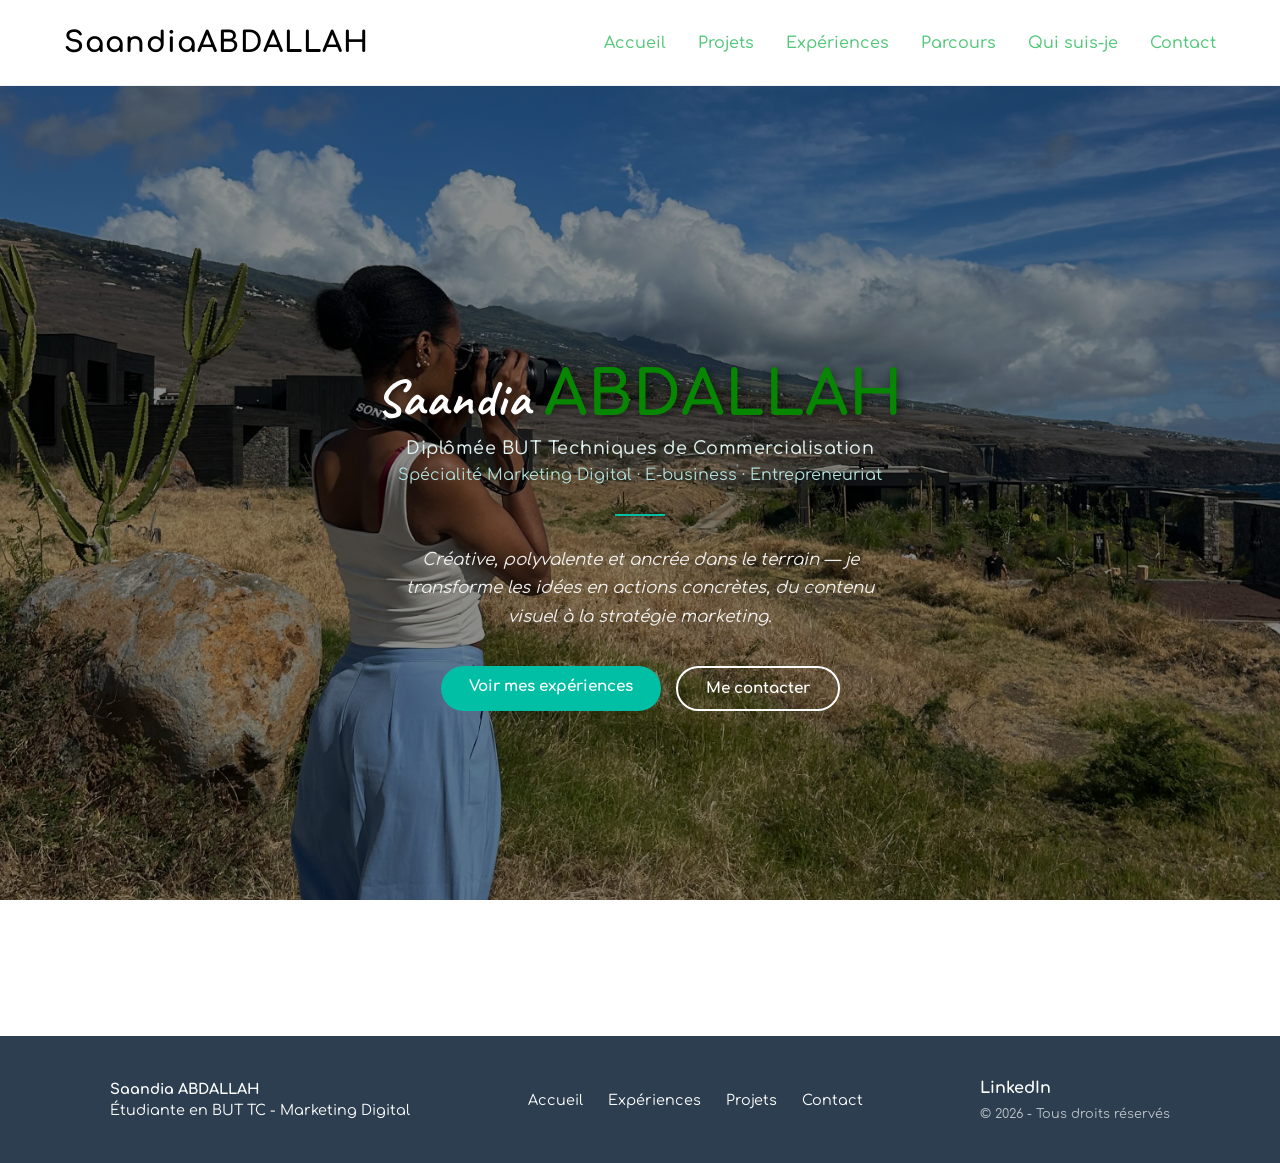
<file: index.html>
<!DOCTYPE html>
<html lang="fr">
<head>
    <meta charset="UTF-8">
    <meta name="viewport" content="width=device-width, initial-scale=1.0">
    <title>Portfolio | Accueil</title>
    <link href="https://fonts.googleapis.com/css2?family=Comfortaa:wght@300;500;700&family=Caveat:wght@700&display=swap" rel="stylesheet">
    <link rel="stylesheet" href="style.css">
</head>
<body>
    <nav>
        <div class="logo" style="font-size: 1.8rem;"><strong>SaandiaABDALLAH</strong><div class="PORTFOLIO"></div></div>
        <ul class="nav-links">
    <li><a href="index.html">Accueil</a></li>
    <li><a href="projets.html">Projets</a></li>
    <li><a href="experiencepro.html">Expériences</a></li>
    <li><a href="parcours.html">Parcours</a></li> 
    <li><a href="quisuisje.html">Qui suis-je</a></li>
    <li><a href="contact.html">Contact</a></li>
        </ul>
    </nav>


    <header class="hero" style="
        background: linear-gradient(rgba(0,0,0,0.45), rgba(0,0,0,0.45)), url('fond-plage.jpg');
        background-size: cover;
        background-position: center;
        background-attachment: fixed;
        min-height: 100vh;
        display: flex;
        align-items: center;
        justify-content: center;
    ">
        <div class="hero-content" style="text-align: center; color: white; padding: 20px;">

        

            <!-- Nom -->
            <h1 style="font-family: 'Caveat', cursive; font-size: 3.2rem; margin-bottom: 8px; letter-spacing: 1px;">
                Saandia <span class="emerald-text">ABDALLAH</span>
            </h1>

            <!-- Titre -->
            <p style="font-size: 1.1rem; font-weight: 500; color: #e0f2f1; margin-bottom: 8px; letter-spacing: 0.5px;">
                Diplômée BUT Techniques de Commercialisation
            </p>
            <p style="font-size: 1rem; color: #b2dfdb; margin-bottom: 30px;">
                Spécialité Marketing Digital · E-business · Entrepreneuriat
            </p>

            <!-- Séparateur discret -->
            <div style="width: 50px; height: 2px; background: #00bfa5; margin: 0 auto 30px auto;"></div>

            <!-- Phrase d'accroche -->
            <p style="
                font-size: 1.05rem;
                color: #f0f0f0;
                max-width: 520px;
                margin: 0 auto 35px auto;
                line-height: 1.7;
                font-style: italic;
            ">
                Créative, polyvalente et ancrée dans le terrain — je transforme les idées en actions concrètes, du contenu visuel à la stratégie marketing.
            </p>

            <!-- Boutons -->
            <div style="display: flex; gap: 15px; justify-content: center; flex-wrap: wrap;">
                <a href="experiencepro.html" style="
                    background: #00bfa5;
                    color: white;
                    padding: 12px 28px;
                    border-radius: 30px;
                    text-decoration: none;
                    font-weight: bold;
                    font-size: 0.95rem;
                    transition: background 0.3s;
                ">Voir mes expériences</a>

                <a href="contact.html" style="
                    background: transparent;
                    color: white;
                    padding: 12px 28px;
                    border-radius: 30px;
                    text-decoration: none;
                    font-weight: bold;
                    font-size: 0.95rem;
                    border: 2px solid white;
                    transition: all 0.3s;
                ">Me contacter</a>
            </div>

        </div>
    </header>


<footer class="site-footer">
    <div class="footer-content">
        <div class="footer-section">
            <p><strong>Saandia ABDALLAH</strong></p>
            <p>Étudiante en BUT TC - Marketing Digital</p>
        </div>
        
        <div class="footer-links">
            <a href="index.html">Accueil</a>
            <a href="experiencepro.html">Expériences</a>
            <a href="projets.html">Projets</a>
            <a href="contact.html">Contact</a>
        </div>

        <div class="footer-social">
            <a href="https://www.linkedin.com/in/saandia-abdallahh/" target="_blank" style="text-decoration: none; color: inherit;">
                <i class="fab fa-linkedin"></i> LinkedIn
            </a>
            <p>© 2026 - Tous droits réservés</p>
        </div>
    </div>
</footer>

    <script src="script.js"></script>
</body>
</html>
</file>
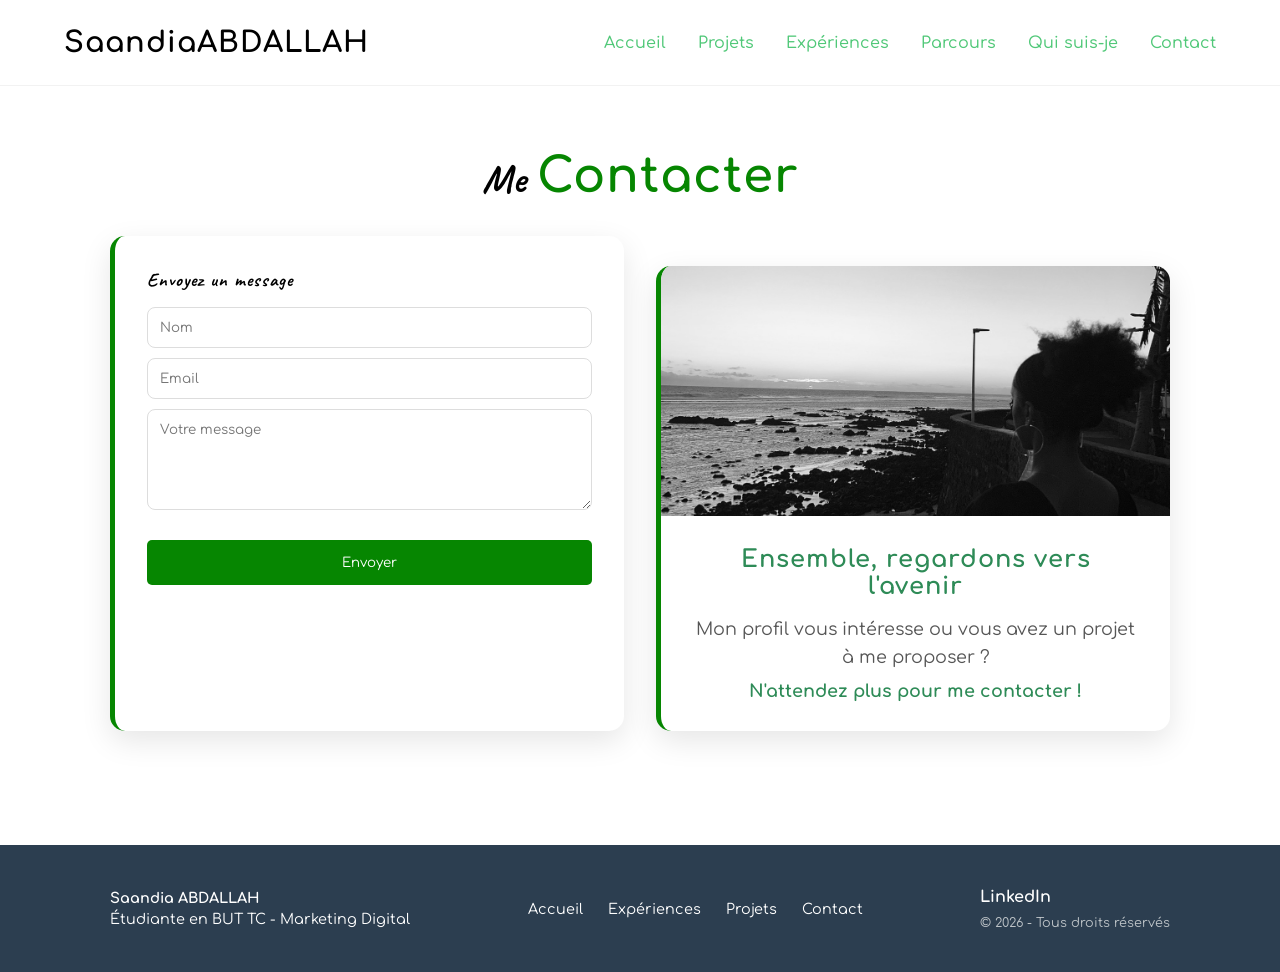
<file: contact.html>
<!DOCTYPE html>
<html lang="fr">
<head>
    <meta charset="UTF-8">
    <meta name="viewport" content="width=device-width, initial-scale=1.0">
    <title>Portfolio | Contact</title>
    <link href="https://fonts.googleapis.com/css2?family=Comfortaa:wght@300;500;700&family=Caveat:wght@700&display=swap" rel="stylesheet">
    <link rel="stylesheet" href="style.css">
</head>
<body>

    <nav>
        <div class="logo" style="font-size: 1.8rem;"><strong>SaandiaABDALLAH</strong><div class="PORTFOLIO"></div></div>
        <ul class="nav-links">
    <li><a href="index.html">Accueil</a></li>
    <li><a href="projets.html">Projets</a></li>
    <li><a href="experiencepro.html">Expériences</a></li>
    <li><a href="parcours.html">Parcours</a></li> 
    <li><a href="quisuisje.html">Qui suis-je</a></li>
    <li><a href="contact.html">Contact</a></li>
        </ul>
    </nav>

    <main class="container">
        <h2 class="section-title">Me <span class="emerald-text">Contacter</span></h2>
        
        <div class="grid">
            <form class="card" action="https://formspree.io/f/meelzwwb" method="POST">
    <h3 style="margin-bottom: 15px;">Envoyez un message</h3>
    
    <input type="text" name="nom" placeholder="Nom" required style="width:100%; margin-bottom:10px; padding:12px; border-radius:8px; border:1px solid #ddd;">
    
    <input type="email" name="email" placeholder="Email" required style="width:100%; margin-bottom:10px; padding:12px; border-radius:8px; border:1px solid #ddd;">
    
    <textarea name="message" placeholder="Votre message" rows="5" required style="width:100%; margin-bottom:10px; padding:12px; border-radius:8px; border:1px solid #ddd;"></textarea>
    
    <button type="submit" class="toggle-btn" style="width:100%; padding:15px;">Envoyer</button>
</form>

<div class="card" style="text-align: center; padding: 0; overflow: hidden; background: #ffffff; border-radius: 15px; box-shadow: 0 10px 30px rgba(0,0,0,0.1); margin-top: 30px;">
    
    <div style="width: 100%; height: 250px; overflow: hidden;">
       <img src="photos.jpg" alt="Photo" style="width: 100%; height: 100%; object-fit: cover;">
    </div>

    <div style="padding: 30px;">
        <h3 style="font-family: 'Comfortaa', sans-serif; color: #2e8b57; margin-bottom: 15px; font-size: 1.5rem;">
            Ensemble, regardons vers l'avenir
        </h3>
        
        <p style="font-size: 1.1rem; color: #555; line-height: 1.6; margin-bottom: 10px;">
            Mon profil vous intéresse ou vous avez un projet à me proposer ?
        </p>
        
        <p style="font-size: 1.1rem; color: #2e8b57; font-weight: bold; margin-bottom: 0;">
            N'attendez plus pour me contacter !
        </p>
    </div>
</div>

</div>
        </div>
    </main>

<footer class="site-footer">
    <div class="footer-content">
        <div class="footer-section">
            <p><strong>Saandia ABDALLAH</strong></p>
            <p>Étudiante en BUT TC - Marketing Digital</p>
        </div>
        
        <div class="footer-links">
            <a href="index.html">Accueil</a>
            <a href="experiencepro.html">Expériences</a>
            <a href="projets.html">Projets</a>
            <a href="contact.html">Contact</a>
        </div>

        <div class="footer-social">
            <a href="https://www.linkedin.com/in/saandia-abdallahh/" target="_blank" style="text-decoration: none; color: inherit;">
                <i class="fab fa-linkedin"></i> LinkedIn
            </a>
            <p>© 2026 - Tous droits réservés</p>
        </div>
    </div>
</footer>

    <script src="script.js"></script>
</body>
</html>
</file>
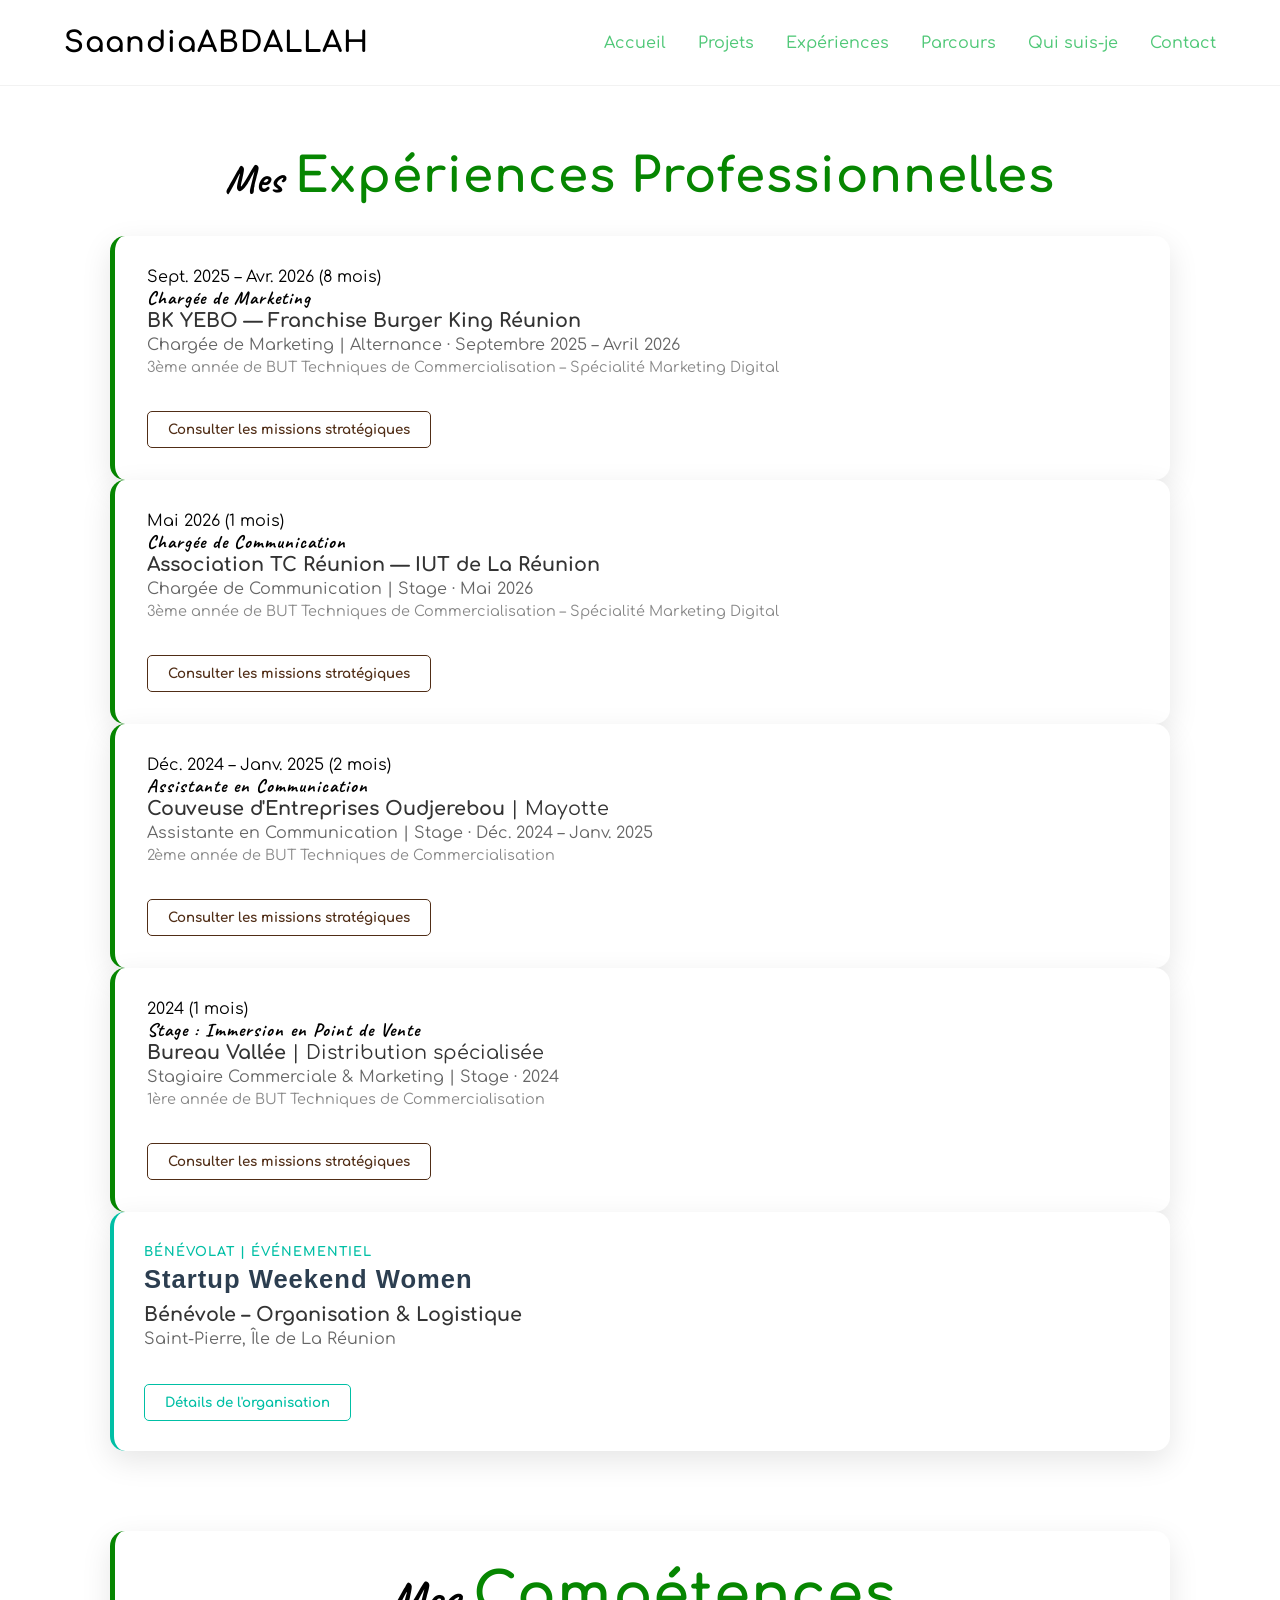
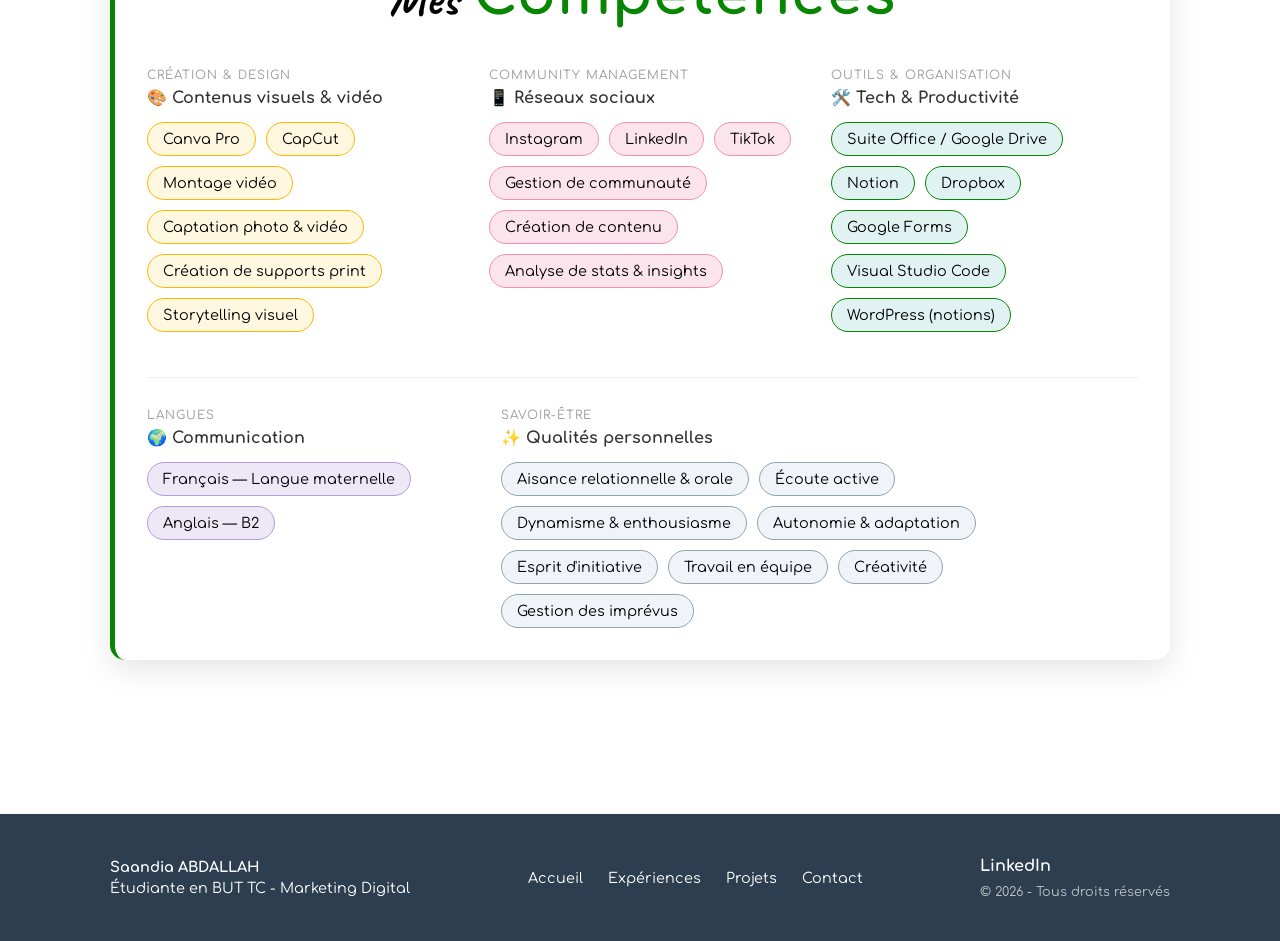
<file: experiencepro.html>
<!DOCTYPE html>
<html lang="fr">
<head>
    <meta charset="UTF-8">
    <meta name="viewport" content="width=device-width, initial-scale=1.0">
    <title>Portfolio | Expériences</title>
    <link href="https://fonts.googleapis.com/css2?family=Comfortaa:wght@300;500;700&family=Caveat:wght@700&display=swap" rel="stylesheet">
    <link rel="stylesheet" href="style.css">
</head>
<body>

    <nav>
         <div class="logo" style="font-size: 1.8rem;"><strong>SaandiaABDALLAH</strong><div class="PORTFOLIO"></div></div>
        <ul class="nav-links">
    <li><a href="index.html">Accueil</a></li>
    <li><a href="projets.html">Projets</a></li>
    <li><a href="experiencepro.html">Expériences</a></li>
    <li><a href="parcours.html">Parcours</a></li> 
    <li><a href="quisuisje.html">Qui suis-je</a></li>
    <li><a href="contact.html">Contact</a></li>
</ul>
    </nav>

    <main class="container">
        <h2 class="section-title">Mes <span class="emerald-text">Expériences Professionnelles</span></h2>

    


<!-- ✅ CARTE BK YEBO -->
<div class="card">
    <div class="date">Sept. 2025 – Avr. 2026 (8 mois)</div>
    <h3>Chargée de Marketing</h3>
    <p style="font-size: 1.2rem; color: #333; margin-bottom: 5px;"><strong>BK YEBO — Franchise Burger King Réunion</strong></p>
    <p style="color: #666; margin-bottom: 5px;">Chargée de Marketing | Alternance · Septembre 2025 – Avril 2026</p>
    <p style="color: #888; font-size: 0.9rem; margin-bottom: 20px;">3ème année de BUT Techniques de Commercialisation – Spécialité Marketing Digital</p>

    <button class="toggle-btn" style="border: 1px solid #502d16; background: transparent; color: #502d16; padding: 10px 20px; font-weight: bold; cursor: pointer; transition: all 0.3s;">
        Consulter les missions stratégiques
    </button>

    <div class="content-detail">
        <div style="text-align: left; font-size: 0.95rem; margin-top: 25px; line-height: 1.6; color: #444;">

            <p style="margin-bottom: 25px; font-style: italic; color: #555;">
                Durant huit mois au sein de BK YEBO, franchisé exploitant huit restaurants Burger King dans le Sud et l'Ouest de La Réunion, j'ai évolué dans un environnement exigeant où j'ai appris à transformer les contraintes en leviers stratégiques.
            </p>

            <div style="margin-bottom: 25px;">
                <h4 style="text-transform: uppercase; font-size: 0.85rem; border-bottom: 1px solid #eee; padding-bottom: 5px; margin-bottom: 10px; color: #502d16;">Communication visuelle & conformité de marque</h4>
                <ul style="padding-left: 15px;">
                    <li>Audit et harmonisation de l'affichage dans l'ensemble des restaurants selon la charte graphique internationale de Burger King.</li>
                    <li>Visites terrain régulières, prise de mesures et coordination avec les prestataires.</li>
                    <li>Production de supports visuels sur Canva Pro : affiches, kakémonos, bâches, étiquettes internes.</li>
                </ul>
            </div>

            <div style="margin-bottom: 25px;">
                <h4 style="text-transform: uppercase; font-size: 0.85rem; border-bottom: 1px solid #eee; padding-bottom: 5px; margin-bottom: 10px; color: #502d16;">Gestion événementielle & partenariats locaux</h4>
                <ul style="padding-left: 15px;">
                    <li>Organisation et couverture d'événements : match de rugby au Stade Casabona (Saint-Pierre) et deux tournois e-sport avec l'association FDLT.</li>
                    <li>Logistique complète : installation des supports, préparation des lots, animation sur place, captations vidéo et interviews.</li>
                    <li>Prospection et proposition de nouveaux partenaires locaux (football, boxe, surf, round net…) selon une approche de marketing territorial.</li>
                </ul>
            </div>

            <div style="margin-bottom: 25px;">
                <h4 style="text-transform: uppercase; font-size: 0.85rem; border-bottom: 1px solid #eee; padding-bottom: 5px; margin-bottom: 10px; color: #502d16;">Création de contenus & montage vidéo</h4>
                <ul style="padding-left: 15px;">
                    <li>Production de vidéos récapitulatives d'événements, teasers et interviews montés sur CapCut.</li>
                    <li>Rédaction des textes descriptifs et transmission des contenus pour publication sur LinkedIn.</li>
                    <li>Développement d'un storytelling visuel adapté à des environnements de tournage imprévisibles.</li>
                </ul>
            </div>

            <div style="margin-bottom: 25px;">
                <h4 style="text-transform: uppercase; font-size: 0.85rem; border-bottom: 1px solid #eee; padding-bottom: 5px; margin-bottom: 10px; color: #502d16;">Réflexion stratégique</h4>
                <ul style="padding-left: 15px;">
                    <li>Face à l'absence d'accès aux réseaux sociaux officiels de la marque, formalisation d'une problématique professionnelle et de recommandations concrètes.</li>
                    <li>Pistes proposées : valorisation des partenariats en point de vente, co-construction de contenus avec les clubs partenaires, calendrier éditorial LinkedIn et capitalisation des contenus produits.</li>
                </ul>
            </div>

            <div style="background: #f9f9f9; padding: 20px; border-radius: 4px; border-left: 2px solid #502d16;">
                <p style="margin: 0; font-style: italic;"><strong>Bilan :</strong> Cette alternance m'a permis de développer une vraie polyvalence terrain — entre rigueur opérationnelle, créativité visuelle et réflexion stratégique — dans un environnement de franchise internationale.</p>
            </div>

        </div>
    </div>
</div>
<!-- ✅ FIN CARTE BK YEBO -->


<!-- ✅ CARTE TC RÉUNION -->
<div class="card">
    <div class="date">Mai 2026 (1 mois)</div>
    <h3>Chargée de Communication</h3>
    <p style="font-size: 1.2rem; color: #333; margin-bottom: 5px;"><strong>Association TC Réunion — IUT de La Réunion</strong></p>
    <p style="color: #666; margin-bottom: 5px;">Chargée de Communication | Stage · Mai 2026</p>
    <p style="color: #888; font-size: 0.9rem; margin-bottom: 20px;">3ème année de BUT Techniques de Commercialisation – Spécialité Marketing Digital</p>

    <button class="toggle-btn" style="border: 1px solid #502d16; background: transparent; color: #502d16; padding: 10px 20px; font-weight: bold; cursor: pointer; transition: all 0.3s;">
        Consulter les missions stratégiques
    </button>

    <div class="content-detail">
        <div style="text-align: left; font-size: 0.95rem; margin-top: 25px; line-height: 1.6; color: #444;">

            <p style="margin-bottom: 25px; font-style: italic; color: #555;">
                Dans le cadre de la finalisation de ma 3ème année de BUT, j'ai effectué un stage au sein de l'association étudiante TC Réunion, rattachée au département Techniques de Commercialisation de l'IUT. Polyvalente et autonome, j'ai contribué à plusieurs projets de communication et d'organisation événementielle.
            </p>

            <div style="margin-bottom: 25px;">
                <h4 style="text-transform: uppercase; font-size: 0.85rem; border-bottom: 1px solid #eee; padding-bottom: 5px; margin-bottom: 10px; color: #502d16;">Couverture événementielle</h4>
                <ul style="padding-left: 15px;">
                    <li>Prises de vue lors du <strong>Master de Négociation</strong>, événement phare du département TC, pour valoriser l'expérience des participants.</li>
                </ul>
            </div>

            <div style="margin-bottom: 25px;">
                <h4 style="text-transform: uppercase; font-size: 0.85rem; border-bottom: 1px solid #eee; padding-bottom: 5px; margin-bottom: 10px; color: #502d16;">Organisation & logistique étudiante</h4>
                <ul style="padding-left: 15px;">
                    <li>Création et diffusion de <strong>Google Forms</strong> auprès des étudiants pour préparer la journée d'intégration de la prochaine promotion : choix des repas et options de trajet (bus ou véhicule personnel).</li>
                    <li>Gestion de devis auprès de prestataires bus et traiteur.</li>
                    <li>Constitution d'une base de données hôtel et organisation d'une base Drive photos/vidéos.</li>
                </ul>
            </div>

            <div style="margin-bottom: 25px;">
                <h4 style="text-transform: uppercase; font-size: 0.85rem; border-bottom: 1px solid #eee; padding-bottom: 5px; margin-bottom: 10px; color: #502d16;">Communication & création de contenus</h4>
                <ul style="padding-left: 15px;">
                    <li>Création de visuels : mug TC, supports pour les jours de fêtes.</li>
                    <li>Production de vidéos témoignages d'étudiants.</li>
                    <li>Prise de contact avec les <strong>alumni</strong> et les étudiants TC2 en mobilité.</li>
                    <li>Gestion de l'inventaire des tee-shirts TC.</li>
                </ul>
            </div>

            <div style="background: #f9f9f9; padding: 20px; border-radius: 4px; border-left: 2px solid #502d16;">
                <p style="margin: 0; font-style: italic;"><strong>Bilan :</strong> Ce stage m'a permis de mobiliser mes compétences en communication, en gestion de projet et en création de contenus dans un environnement associatif étudiant, en contribuant concrètement à la vie et aux projets du département.</p>
            </div>

        </div>
    </div>
</div>
<!-- ✅ FIN CARTE TC RÉUNION -->

<div class="card">
    <div class="date">Déc. 2024 – Janv. 2025 (2 mois)</div>
    <h3>Assistante en Communication</h3>
    <p style="font-size: 1.2rem; color: #333; margin-bottom: 5px;"><strong>Couveuse d'Entreprises Oudjerebou</strong> | Mayotte</p>
    <p style="color: #666; margin-bottom: 5px;">Assistante en Communication | Stage · Déc. 2024 – Janv. 2025</p>
    <p style="color: #888; font-size: 0.9rem; margin-bottom: 20px;">2ème année de BUT Techniques de Commercialisation</p>

    <button class="toggle-btn" style="border: 1px solid #502d16; background: transparent; color: #502d16; padding: 10px 20px; font-weight: bold; cursor: pointer; transition: all 0.3s;">
        Consulter les missions stratégiques
    </button>

    <div class="content-detail">
        <div style="text-align: left; font-size: 0.95rem; margin-top: 25px; line-height: 1.6; color: #444;">

            <p style="margin-bottom: 25px; font-style: italic; color: #555;">
                Au sein de l'association Oudjerebou, couveuse d'entreprises basée à Mayotte, j'ai contribué à la valorisation des services de la structure auprès des porteurs de projet, dans un contexte d'Économie Sociale et Solidaire (ESS).
            </p>

            <div style="margin-bottom: 25px;">
                <h4 style="text-transform: uppercase; font-size: 0.85rem; border-bottom: 1px solid #eee; padding-bottom: 5px; margin-bottom: 10px; color: #502d16;">Diagnostic & Stratégie</h4>
                <ul style="padding-left: 15px;">
                    <li>Audit des supports de communication existants.</li>
                    <li>Proposition d'axes stratégiques pour mieux valoriser l'offre de coaching de la structure.</li>
                    <li>Adaptation des messages aux enjeux locaux du territoire mahorais.</li>
                </ul>
            </div>

            <div style="margin-bottom: 25px;">
                <h4 style="text-transform: uppercase; font-size: 0.85rem; border-bottom: 1px solid #eee; padding-bottom: 5px; margin-bottom: 10px; color: #502d16;">Création graphique (Print)</h4>
                <ul style="padding-left: 15px;">
                    <li>Conception d'affiches publicitaires destinées à l'espace public.</li>
                    <li>Rédaction d'accroches percutantes et respect de la charte graphique de la structure.</li>
                </ul>
            </div>

            <div style="margin-bottom: 25px;">
                <h4 style="text-transform: uppercase; font-size: 0.85rem; border-bottom: 1px solid #eee; padding-bottom: 5px; margin-bottom: 10px; color: #502d16;">Immersion dans l'écosystème entrepreneurial</h4>
                <ul style="padding-left: 15px;">
                    <li>Découverte du modèle "Couveuse" : hébergement juridique et accompagnement au test d'activité.</li>
                    <li>Appui aux porteurs de projets dans leurs démarches de communication.</li>
                </ul>
            </div>

            <div style="background: #f9f9f9; padding: 20px; border-radius: 4px; border-left: 2px solid #502d16;">
                <p style="margin: 0; font-style: italic;"><strong>Bilan :</strong> Ce stage m'a permis de renforcer mes compétences en stratégie de contenu, en création de supports visuels print et en gestion de projet, tout en découvrant l'impact du management associatif sur la notoriété d'une structure locale.</p>
            </div>

        </div>
    </div>
</div>

<div class="card">
    <div class="date">2024 (1 mois)</div>
    <h3>Stage : Immersion en Point de Vente</h3>
    <p style="font-size: 1.2rem; color: #333; margin-bottom: 5px;"><strong>Bureau Vallée</strong> | Distribution spécialisée</p>
    <p style="color: #666; margin-bottom: 5px;">Stagiaire Commerciale & Marketing | Stage · 2024</p>
    <p style="color: #888; font-size: 0.9rem; margin-bottom: 20px;">1ère année de BUT Techniques de Commercialisation</p>

    <button class="toggle-btn" style="border: 1px solid #502d16; background: transparent; color: #502d16; padding: 10px 20px; font-weight: bold; cursor: pointer; transition: all 0.3s;">
        Consulter les missions stratégiques
    </button>

    <div class="content-detail">
        <div style="text-align: left; font-size: 0.95rem; margin-top: 25px; line-height: 1.6; color: #444;">

            <p style="margin-bottom: 25px; font-style: italic; color: #555;">
                Au sein de l'enseigne Bureau Vallée, j'ai découvert l'univers de la grande distribution spécialisée en mettant en pratique les compétences acquises en première année, de la relation client à la communication commerciale.
            </p>

            <div style="margin-bottom: 25px;">
                <h4 style="text-transform: uppercase; font-size: 0.85rem; border-bottom: 1px solid #eee; padding-bottom: 5px; margin-bottom: 10px; color: #502d16;">Relation client & vente</h4>
                <ul style="padding-left: 15px;">
                    <li>Accueil des clients et identification de leurs besoins.</li>
                    <li>Conseil et orientation vers les produits adaptés.</li>
                </ul>
            </div>

            <div style="margin-bottom: 25px;">
                <h4 style="text-transform: uppercase; font-size: 0.85rem; border-bottom: 1px solid #eee; padding-bottom: 5px; margin-bottom: 10px; color: #502d16;">Merchandising</h4>
                <ul style="padding-left: 15px;">
                    <li>Optimisation du linéaire (facing) et mise en place du balisage promotionnel.</li>
                    <li>Aménagement des zones stratégiques (zones chaudes/froides).</li>
                </ul>
            </div>

            <div style="margin-bottom: 25px;">
                <h4 style="text-transform: uppercase; font-size: 0.85rem; border-bottom: 1px solid #eee; padding-bottom: 5px; margin-bottom: 10px; color: #502d16;">Gestion & logistique</h4>
                <ul style="padding-left: 15px;">
                    <li>Réception des livraisons et contrôle de conformité des commandes.</li>
                    <li>Réorganisation de la réserve en flux tendus.</li>
                </ul>
            </div>

            <div style="margin-bottom: 25px;">
                <h4 style="text-transform: uppercase; font-size: 0.85rem; border-bottom: 1px solid #eee; padding-bottom: 5px; margin-bottom: 10px; color: #502d16;">Communication commerciale</h4>
                <ul style="padding-left: 15px;">
                    <li>Création d'un catalogue produit sur <strong>Canva</strong> (PDF imprimé) pour la présentation d'une nouvelle mini imprimante.</li>
                </ul>
            </div>

            <div style="background: #f9f9f9; padding: 20px; border-radius: 4px; border-left: 2px solid #502d16;">
                <p style="margin: 0; font-style: italic;"><strong>Bilan :</strong> Ce stage m'a apporté une première expérience concrète du terrain commercial, en alliant marketing opérationnel, relation client et gestion de rayon au sein d'une enseigne nationale.</p>
            </div>

        </div>
    </div>
</div>

<div class="card" style="border-left: 4px solid #00bfa5; background: #ffffff; padding: 30px; margin-bottom: 40px;">
    <div style="display: flex; justify-content: space-between; align-items: flex-start; margin-bottom: 10px;">
        <div>
            <span style="text-transform: uppercase; letter-spacing: 1px; font-weight: bold; color: #00bfa5; font-size: 0.8rem;">Bénévolat | Événementiel</span>
            <h3 style="font-family: 'Montserrat', sans-serif; font-size: 1.6rem; color: #2c3e50; margin-top: 5px;">Startup Weekend Women</h3>
        </div>
    </div>

    <p style="font-size: 1.2rem; color: #333; margin-bottom: 5px;"><strong>Bénévole – Organisation & Logistique</strong></p>
    <p style="color: #666; margin-bottom: 20px;">Saint-Pierre, Île de La Réunion</p>

    <button class="toggle-btn" style="border: 1px solid #00bfa5; background: transparent; color: #00bfa5; padding: 10px 20px; font-weight: bold; cursor: pointer; transition: all 0.3s;">
        Détails de l'organisation
    </button>

    <div class="content-detail">
        <div style="display: flex; gap: 30px; flex-wrap: wrap; align-items: flex-start; margin-top: 25px;">

            <div style="flex: 1; min-width: 300px;">
                <div style="position: relative; padding-bottom: 56.25%; height: 0; overflow: hidden; border-radius: 15px; box-shadow: 0 5px 15px rgba(0,0,0,0.15);">
                    <iframe
                        style="position: absolute; top: 0; left: 0; width: 100%; height: 100%; border: none;"
                        src="https://www.youtube.com/embed/-YEDA6mXbGM"
                        title="Startup Weekend Women Vidéo"
                        allowfullscreen>
                    </iframe>
                </div>
            </div>

            <div style="flex: 1.2; min-width: 300px; text-align: left; font-size: 0.95rem; line-height: 1.6; color: #444;">

                <p style="margin-bottom: 25px; font-style: italic; color: #555;">
                    Événement dédié à l'entrepreneuriat féminin, réunissant des femmes porteuses de projets autour de mentors professionnels, et se concluant par un pitch de 5 minutes devant un jury d'experts.
                </p>

                <div style="margin-bottom: 20px;">
                    <h4 style="text-transform: uppercase; font-size: 0.85rem; border-bottom: 1px solid #eee; padding-bottom: 5px; margin-bottom: 10px; color: #2c3e50;">Logistique opérationnelle</h4>
                    <ul style="padding-left: 15px;">
                        <li>Gestion de l'accueil et coordination des flux de participants.</li>
                        <li>Aménagement des espaces de travail et suivi du planning.</li>
                    </ul>
                </div>

                <div style="margin-bottom: 20px;">
                    <h4 style="text-transform: uppercase; font-size: 0.85rem; border-bottom: 1px solid #eee; padding-bottom: 5px; margin-bottom: 10px; color: #2c3e50;">Support organisationnel</h4>
                    <ul style="padding-left: 15px;">
                        <li>Assistance à l'équipe organisatrice pour garantir la qualité de l'expérience globale.</li>
                        <li>Facilitation des échanges entre les participantes et les mentors présents.</li>
                    </ul>
                </div>

                <div style="background: #f0fdf4; padding: 15px; border-radius: 4px; border-left: 2px solid #00bfa5;">
                    <p style="margin: 0; font-style: italic;"><strong>Bilan :</strong> Cette expérience bénévole a renforcé mon autonomie, ma réactivité et ma capacité à travailler sous pression au sein d'un écosystème dynamique tourné vers l'entrepreneuriat féminin.</p>
                </div>

            </div>
        </div>
    </div>
</div>

          <div class="grid">


</div>

     <div class="card" style="grid-column: 1 / -1; width: 100%; margin: 40px 0; box-sizing: border-box;">

    <h2 style="text-align: center; font-family: 'Caveat', cursive; font-size: 3rem; margin-bottom: 40px;">
        Mes <span class="emerald-text">Compétences</span>
    </h2>

    <div style="display: flex; flex-wrap: wrap; gap: 35px; justify-content: space-between;">

        <!-- Création & Design -->
        <div style="flex: 1; min-width: 260px;">
            <p style="margin-bottom: 6px; font-size: 0.75rem; text-transform: uppercase; letter-spacing: 1px; color: #999;">Création & Design</p>
            <p style="margin-bottom: 15px; font-weight: bold; font-size: 1rem; color: #333;">🎨 Contenus visuels & vidéo</p>
            <div style="display: flex; flex-wrap: wrap; gap: 10px;">
                <span style="background: #fff8e1; border: 1px solid var(--accent); padding: 8px 15px; border-radius: 20px; font-size: 0.9rem;">Canva Pro</span>
                <span style="background: #fff8e1; border: 1px solid var(--accent); padding: 8px 15px; border-radius: 20px; font-size: 0.9rem;">CapCut</span>
                <span style="background: #fff8e1; border: 1px solid var(--accent); padding: 8px 15px; border-radius: 20px; font-size: 0.9rem;">Montage vidéo</span>
                <span style="background: #fff8e1; border: 1px solid var(--accent); padding: 8px 15px; border-radius: 20px; font-size: 0.9rem;">Captation photo & vidéo</span>
                <span style="background: #fff8e1; border: 1px solid var(--accent); padding: 8px 15px; border-radius: 20px; font-size: 0.9rem;">Création de supports print</span>
                <span style="background: #fff8e1; border: 1px solid var(--accent); padding: 8px 15px; border-radius: 20px; font-size: 0.9rem;">Storytelling visuel</span>
            </div>
        </div>

        <!-- Réseaux sociaux -->
        <div style="flex: 1; min-width: 260px;">
            <p style="margin-bottom: 6px; font-size: 0.75rem; text-transform: uppercase; letter-spacing: 1px; color: #999;">Community Management</p>
            <p style="margin-bottom: 15px; font-weight: bold; font-size: 1rem; color: #333;">📱 Réseaux sociaux</p>
            <div style="display: flex; flex-wrap: wrap; gap: 10px;">
                <span style="background: #fce4ec; border: 1px solid #f48fb1; padding: 8px 15px; border-radius: 20px; font-size: 0.9rem;">Instagram</span>
                <span style="background: #fce4ec; border: 1px solid #f48fb1; padding: 8px 15px; border-radius: 20px; font-size: 0.9rem;">LinkedIn</span>
                <span style="background: #fce4ec; border: 1px solid #f48fb1; padding: 8px 15px; border-radius: 20px; font-size: 0.9rem;">TikTok</span>
                <span style="background: #fce4ec; border: 1px solid #f48fb1; padding: 8px 15px; border-radius: 20px; font-size: 0.9rem;">Gestion de communauté</span>
                <span style="background: #fce4ec; border: 1px solid #f48fb1; padding: 8px 15px; border-radius: 20px; font-size: 0.9rem;">Création de contenu</span>
                <span style="background: #fce4ec; border: 1px solid #f48fb1; padding: 8px 15px; border-radius: 20px; font-size: 0.9rem;">Analyse de stats & insights</span>
            </div>
        </div>

        <!-- Outils & Organisation -->
        <div style="flex: 1; min-width: 260px;">
            <p style="margin-bottom: 6px; font-size: 0.75rem; text-transform: uppercase; letter-spacing: 1px; color: #999;">Outils & Organisation</p>
            <p style="margin-bottom: 15px; font-weight: bold; font-size: 1rem; color: #333;">🛠️ Tech & Productivité</p>
            <div style="display: flex; flex-wrap: wrap; gap: 10px;">
                <span style="background: #e0f2f1; border: 1px solid var(--primary); padding: 8px 15px; border-radius: 20px; font-size: 0.9rem;">Suite Office / Google Drive</span>
                <span style="background: #e0f2f1; border: 1px solid var(--primary); padding: 8px 15px; border-radius: 20px; font-size: 0.9rem;">Notion</span>
                <span style="background: #e0f2f1; border: 1px solid var(--primary); padding: 8px 15px; border-radius: 20px; font-size: 0.9rem;">Dropbox</span>
                <span style="background: #e0f2f1; border: 1px solid var(--primary); padding: 8px 15px; border-radius: 20px; font-size: 0.9rem;">Google Forms</span>
                <span style="background: #e0f2f1; border: 1px solid var(--primary); padding: 8px 15px; border-radius: 20px; font-size: 0.9rem;">Visual Studio Code</span>
                <span style="background: #e0f2f1; border: 1px solid var(--primary); padding: 8px 15px; border-radius: 20px; font-size: 0.9rem;">WordPress (notions)</span>
            </div>
        </div>

        <!-- Séparateur -->
        <div style="width: 100%; border-top: 1px solid #eee; margin-top: 10px; padding-top: 30px; display: flex; flex-wrap: wrap; gap: 35px;">

            <!-- Langues -->
            <div style="flex: 1; min-width: 260px;">
                <p style="margin-bottom: 6px; font-size: 0.75rem; text-transform: uppercase; letter-spacing: 1px; color: #999;">Langues</p>
                <p style="margin-bottom: 15px; font-weight: bold; font-size: 1rem; color: #333;">🌍 Communication</p>
                <div style="display: flex; flex-wrap: wrap; gap: 10px;">
                    <span style="background: #ede7f6; border: 1px solid #b39ddb; padding: 8px 15px; border-radius: 20px; font-size: 0.9rem;">Français — Langue maternelle</span>
                    <span style="background: #ede7f6; border: 1px solid #b39ddb; padding: 8px 15px; border-radius: 20px; font-size: 0.9rem;">Anglais — B2</span>
                </div>
            </div>

            <!-- Qualités personnelles -->
            <div style="flex: 2; min-width: 260px;">
                <p style="margin-bottom: 6px; font-size: 0.75rem; text-transform: uppercase; letter-spacing: 1px; color: #999;">Savoir-être</p>
                <p style="margin-bottom: 15px; font-weight: bold; font-size: 1rem; color: #333;">✨ Qualités personnelles</p>
                <div style="display: flex; flex-wrap: wrap; gap: 10px;">
                    <span style="background: #f0f4f8; border: 1px solid #90a4ae; padding: 8px 15px; border-radius: 20px; font-size: 0.9rem;">Aisance relationnelle & orale</span>
                    <span style="background: #f0f4f8; border: 1px solid #90a4ae; padding: 8px 15px; border-radius: 20px; font-size: 0.9rem;">Écoute active</span>
                    <span style="background: #f0f4f8; border: 1px solid #90a4ae; padding: 8px 15px; border-radius: 20px; font-size: 0.9rem;">Dynamisme & enthousiasme</span>
                    <span style="background: #f0f4f8; border: 1px solid #90a4ae; padding: 8px 15px; border-radius: 20px; font-size: 0.9rem;">Autonomie & adaptation</span>
                    <span style="background: #f0f4f8; border: 1px solid #90a4ae; padding: 8px 15px; border-radius: 20px; font-size: 0.9rem;">Esprit d'initiative</span>
                    <span style="background: #f0f4f8; border: 1px solid #90a4ae; padding: 8px 15px; border-radius: 20px; font-size: 0.9rem;">Travail en équipe</span>
                    <span style="background: #f0f4f8; border: 1px solid #90a4ae; padding: 8px 15px; border-radius: 20px; font-size: 0.9rem;">Créativité</span>
                    <span style="background: #f0f4f8; border: 1px solid #90a4ae; padding: 8px 15px; border-radius: 20px; font-size: 0.9rem;">Gestion des imprévus</span>
                </div>
            </div>

        </div>
    </div>
</div>
    </div> </main>
    
<footer class="site-footer">
    <div class="footer-content">
        <div class="footer-section">
            <p><strong>Saandia ABDALLAH</strong></p>
            <p>Étudiante en BUT TC - Marketing Digital</p>
        </div>
        
        <div class="footer-links">
            <a href="index.html">Accueil</a>
            <a href="experiencepro.html">Expériences</a>
            <a href="projets.html">Projets</a>
            <a href="contact.html">Contact</a>
        </div>

        <div class="footer-social">
            <a href="https://www.linkedin.com/in/saandia-abdallahh/" target="_blank" style="text-decoration: none; color: inherit;">
                <i class="fab fa-linkedin"></i> LinkedIn
            </a>
            <p>© 2026 - Tous droits réservés</p>
        </div>
    </div>
</footer>

    <script src="script.js"></script>
</body>
</html>
</file>
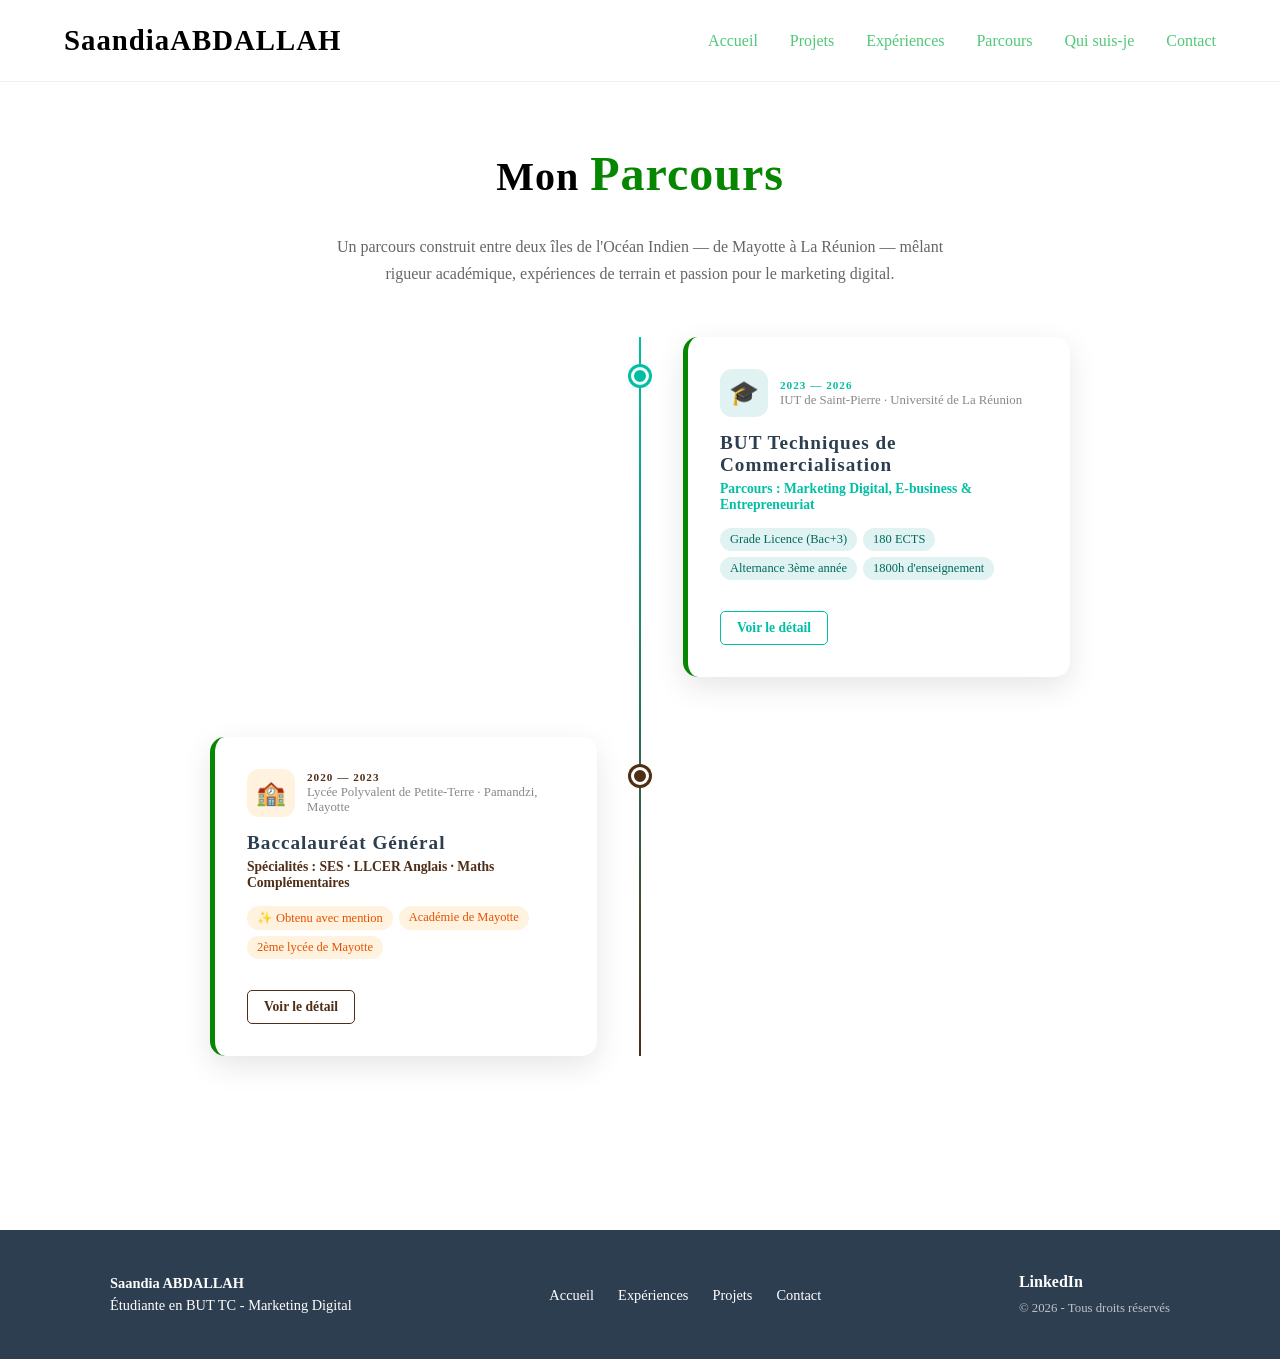
<file: parcours.html>
<!DOCTYPE html>
<html lang="fr">
<head>
    <meta charset="UTF-8">
    <meta name="viewport" content="width=device-width, initial-scale=1.0">
    <title>Portfolio | Mon Parcours</title>
    <link rel="stylesheet" href="style.css"> </head>
<body>
    <nav>
         <div class="logo" style="font-size: 1.8rem;"><strong>SaandiaABDALLAH</strong><div class="PORTFOLIO"></div></div>
        <ul class="nav-links">
    <li><a href="index.html">Accueil</a></li>
    <li><a href="projets.html">Projets</a></li>
    <li><a href="experiencepro.html">Expériences</a></li>
    <li><a href="parcours.html">Parcours</a></li> 
    <li><a href="quisuisje.html">Qui suis-je</a></li>
    <li><a href="contact.html">Contact</a></li>
        </ul>
    </nav>

    <main class="container">
        <h2 class="section-title">Mon <span class="emerald-text">Parcours</span></h2>

        <!-- INTRO -->
        <p style="text-align: center; color: #666; font-size: 1rem; max-width: 650px; margin: 0 auto 50px auto; line-height: 1.7;">
            Un parcours construit entre deux îles de l'Océan Indien — de Mayotte à La Réunion — mêlant rigueur académique, expériences de terrain et passion pour le marketing digital.
        </p>

        <!-- TIMELINE -->
        <div style="position: relative; max-width: 860px; margin: 0 auto;">

            <!-- Ligne verticale centrale -->
            <div style="position: absolute; left: 50%; top: 0; bottom: 0; width: 2px; background: linear-gradient(to bottom, #00bfa5, #502d16); transform: translateX(-50%); z-index: 0;"></div>

            <!-- ========== CARTE BUT ========== -->
            <div style="display: flex; justify-content: flex-end; position: relative; margin-bottom: 60px;">

                <!-- Point sur la timeline -->
                <div style="position: absolute; left: 50%; top: 30px; transform: translateX(-50%); width: 18px; height: 18px; background: #00bfa5; border-radius: 50%; border: 3px solid white; box-shadow: 0 0 0 3px #00bfa5; z-index: 1;"></div>

                <!-- Carte côté droit -->
                <div class="card" style="width: 45%; margin-left: 5%; text-align: left;">

                    <!-- Badge établissement -->
                    <div style="display: flex; align-items: center; gap: 12px; margin-bottom: 15px;">
                        <div style="width: 48px; height: 48px; background: #e0f2f1; border-radius: 12px; display: flex; align-items: center; justify-content: center; font-size: 1.5rem; flex-shrink: 0;">🎓</div>
                        <div>
                            <p style="font-size: 0.7rem; text-transform: uppercase; letter-spacing: 1px; color: #00bfa5; font-weight: bold; margin: 0;">2023 — 2026</p>
                            <p style="font-size: 0.8rem; color: #888; margin: 2px 0 0 0;">IUT de Saint-Pierre · Université de La Réunion</p>
                        </div>
                    </div>

                    <h3 style="font-size: 1.2rem; color: #2c3e50; margin-bottom: 5px;">BUT Techniques de Commercialisation</h3>
                    <p style="color: #00bfa5; font-weight: bold; font-size: 0.85rem; margin-bottom: 15px;">Parcours : Marketing Digital, E-business & Entrepreneuriat</p>

                    <!-- Tags -->
                    <div style="display: flex; flex-wrap: wrap; gap: 6px; margin-bottom: 15px;">
                        <span style="background: #e0f2f1; color: #00695c; padding: 4px 10px; border-radius: 20px; font-size: 0.78rem;">Grade Licence (Bac+3)</span>
                        <span style="background: #e0f2f1; color: #00695c; padding: 4px 10px; border-radius: 20px; font-size: 0.78rem;">180 ECTS</span>
                        <span style="background: #e0f2f1; color: #00695c; padding: 4px 10px; border-radius: 20px; font-size: 0.78rem;">Alternance 3ème année</span>
                        <span style="background: #e0f2f1; color: #00695c; padding: 4px 10px; border-radius: 20px; font-size: 0.78rem;">1800h d'enseignement</span>
                    </div>

                    <button class="toggle-btn" style="border: 1px solid #00bfa5; background: transparent; color: #00bfa5; padding: 8px 16px; font-weight: bold; cursor: pointer; transition: all 0.3s; font-size: 0.85rem;">
                        Voir le détail
                    </button>

                    <div class="content-detail">
                        <div style="margin-top: 20px; font-size: 0.9rem; line-height: 1.6; color: #444;">

                            <p style="font-style: italic; color: #666; margin-bottom: 15px;">
                                Formation professionnalisante de 3 ans délivrant le grade Licence, alliant commerce traditionnel, stratégies digitales et projets en situation réelle. L'IUT de Saint-Pierre est rattaché à l'Université de La Réunion et forme des cadres intermédiaires opérationnels dès la sortie.
                            </p>

                            <div style="margin-bottom: 12px;">
                                <p style="font-weight: bold; color: #00bfa5; margin-bottom: 4px;">📊 Socle commercial</p>
                                <p>Marketing fondamental, techniques de vente, négociation, communication visuelle et relation client.</p>
                            </div>

                            <div style="margin-bottom: 12px;">
                                <p style="font-weight: bold; color: #00bfa5; margin-bottom: 4px;">💻 Marketing Digital</p>
                                <p>Stratégie web, SEO/SEA, Community Management, analyse de données et KPIs, création de contenus.</p>
                            </div>

                            <div style="margin-bottom: 12px;">
                                <p style="font-weight: bold; color: #00bfa5; margin-bottom: 4px;">🛒 E-business</p>
                                <p>Gestion de sites marchands, logistique e-commerce, UX Design et optimisation du parcours client.</p>
                            </div>

                            <div style="margin-bottom: 12px;">
                                <p style="font-weight: bold; color: #00bfa5; margin-bottom: 4px;">🚀 Entrepreneuriat</p>
                                <p>Création de Business Plan, développement de projet digital, méthodes agiles et droit du numérique (RGPD).</p>
                            </div>

                            <div style="background: #e0f2f1; padding: 12px 15px; border-radius: 8px; margin-top: 15px;">
                                <p style="margin: 0; font-size: 0.85rem;"><strong>📌 Points forts :</strong> 600h de projets tutorés sur les trois années, 22 à 26 semaines de stages professionnels, formation accessible en alternance dès la 3ème année.</p>
                            </div>

                        </div>
                    </div>
                </div>
            </div>

            <!-- ========== CARTE BAC ========== -->
            <div style="display: flex; justify-content: flex-start; position: relative; margin-bottom: 60px;">

                <!-- Point sur la timeline -->
                <div style="position: absolute; left: 50%; top: 30px; transform: translateX(-50%); width: 18px; height: 18px; background: #502d16; border-radius: 50%; border: 3px solid white; box-shadow: 0 0 0 3px #502d16; z-index: 1;"></div>

                <!-- Carte côté gauche -->
                <div class="card" style="width: 45%; margin-right: 5%; text-align: left;">

                    <!-- Badge établissement -->
                    <div style="display: flex; align-items: center; gap: 12px; margin-bottom: 15px;">
                        <div style="width: 48px; height: 48px; background: #fff3e0; border-radius: 12px; display: flex; align-items: center; justify-content: center; font-size: 1.5rem; flex-shrink: 0;">🏫</div>
                        <div>
                            <p style="font-size: 0.7rem; text-transform: uppercase; letter-spacing: 1px; color: #502d16; font-weight: bold; margin: 0;">2020 — 2023</p>
                            <p style="font-size: 0.8rem; color: #888; margin: 2px 0 0 0;">Lycée Polyvalent de Petite-Terre · Pamandzi, Mayotte</p>
                        </div>
                    </div>

                    <h3 style="font-size: 1.2rem; color: #2c3e50; margin-bottom: 5px;">Baccalauréat Général</h3>
                    <p style="color: #502d16; font-weight: bold; font-size: 0.85rem; margin-bottom: 15px;">Spécialités : SES · LLCER Anglais · Maths Complémentaires</p>

                    <!-- Tags -->
                    <div style="display: flex; flex-wrap: wrap; gap: 6px; margin-bottom: 15px;">
                        <span style="background: #fff3e0; color: #e65100; padding: 4px 10px; border-radius: 20px; font-size: 0.78rem;">✨ Obtenu avec mention</span>
                        <span style="background: #fff3e0; color: #e65100; padding: 4px 10px; border-radius: 20px; font-size: 0.78rem;">Académie de Mayotte</span>
                        <span style="background: #fff3e0; color: #e65100; padding: 4px 10px; border-radius: 20px; font-size: 0.78rem;">2ème lycée de Mayotte</span>
                    </div>

                    <button class="toggle-btn" style="border: 1px solid #502d16; background: transparent; color: #502d16; padding: 8px 16px; font-weight: bold; cursor: pointer; transition: all 0.3s; font-size: 0.85rem;">
                        Voir le détail
                    </button>

                    <div class="content-detail">
                        <div style="margin-top: 20px; font-size: 0.9rem; line-height: 1.6; color: #444;">

                            <p style="font-style: italic; color: #666; margin-bottom: 15px;">
                                Obtenu avec mention au Lycée Polyvalent de Petite-Terre, classé 2ème lycée de l'académie de Mayotte. Un profil équilibré mêlant analyse de la société, ouverture internationale et outils mathématiques.
                            </p>

                            <div style="margin-bottom: 12px;">
                                <p style="font-weight: bold; color: #502d16; margin-bottom: 4px;">📈 SES — Sciences Économiques & Sociales</p>
                                <p>Analyse des mécanismes économiques (croissance, crises, commerce international), sociologie des classes sociales et fonctionnement des institutions politiques.</p>
                            </div>

                            <div style="margin-bottom: 12px;">
                                <p style="font-weight: bold; color: #502d16; margin-bottom: 4px;">🌍 LLCER Anglais</p>
                                <p>Approfondissement de la culture anglophone, analyse d'œuvres littéraires et cinématographiques, argumentation fluide visant le niveau C1.</p>
                            </div>

                            <div style="margin-bottom: 12px;">
                                <p style="font-weight: bold; color: #502d16; margin-bottom: 4px;">🔢 Maths Complémentaires</p>
                                <p>Application des mathématiques aux sciences sociales : statistiques, probabilités pour les sondages, modélisation d'évolutions économiques.</p>
                            </div>

                            <div style="background: #fff3e0; padding: 12px 15px; border-radius: 8px; margin-top: 15px;">
                                <p style="margin: 0; font-size: 0.85rem;"><strong>📌 Contexte :</strong> Formation réalisée à Mayotte, département d'outre-mer de l'Océan Indien, dans un lycée polyvalent public proposant des filières générales, technologiques et professionnelles.</p>
                            </div>

                        </div>
                    </div>
                </div>
            </div>

        </div>
        <!-- FIN TIMELINE -->

    </main>

 <footer class="site-footer">
    <div class="footer-content">
        <div class="footer-section">
            <p><strong>Saandia ABDALLAH</strong></p>
            <p>Étudiante en BUT TC - Marketing Digital</p>
        </div>
        
        <div class="footer-links">
            <a href="index.html">Accueil</a>
            <a href="experiencepro.html">Expériences</a>
            <a href="projets.html">Projets</a>
            <a href="contact.html">Contact</a>
        </div>

        <div class="footer-social">
            <a href="https://www.linkedin.com/in/saandia-abdallahh/" target="_blank" style="text-decoration: none; color: inherit;">
                <i class="fab fa-linkedin"></i> LinkedIn
            </a>
            <p>© 2026 - Tous droits réservés</p>
        </div>
    </div>
</footer>

    <script src="script.js"></script>
</body>
</html>
</file>
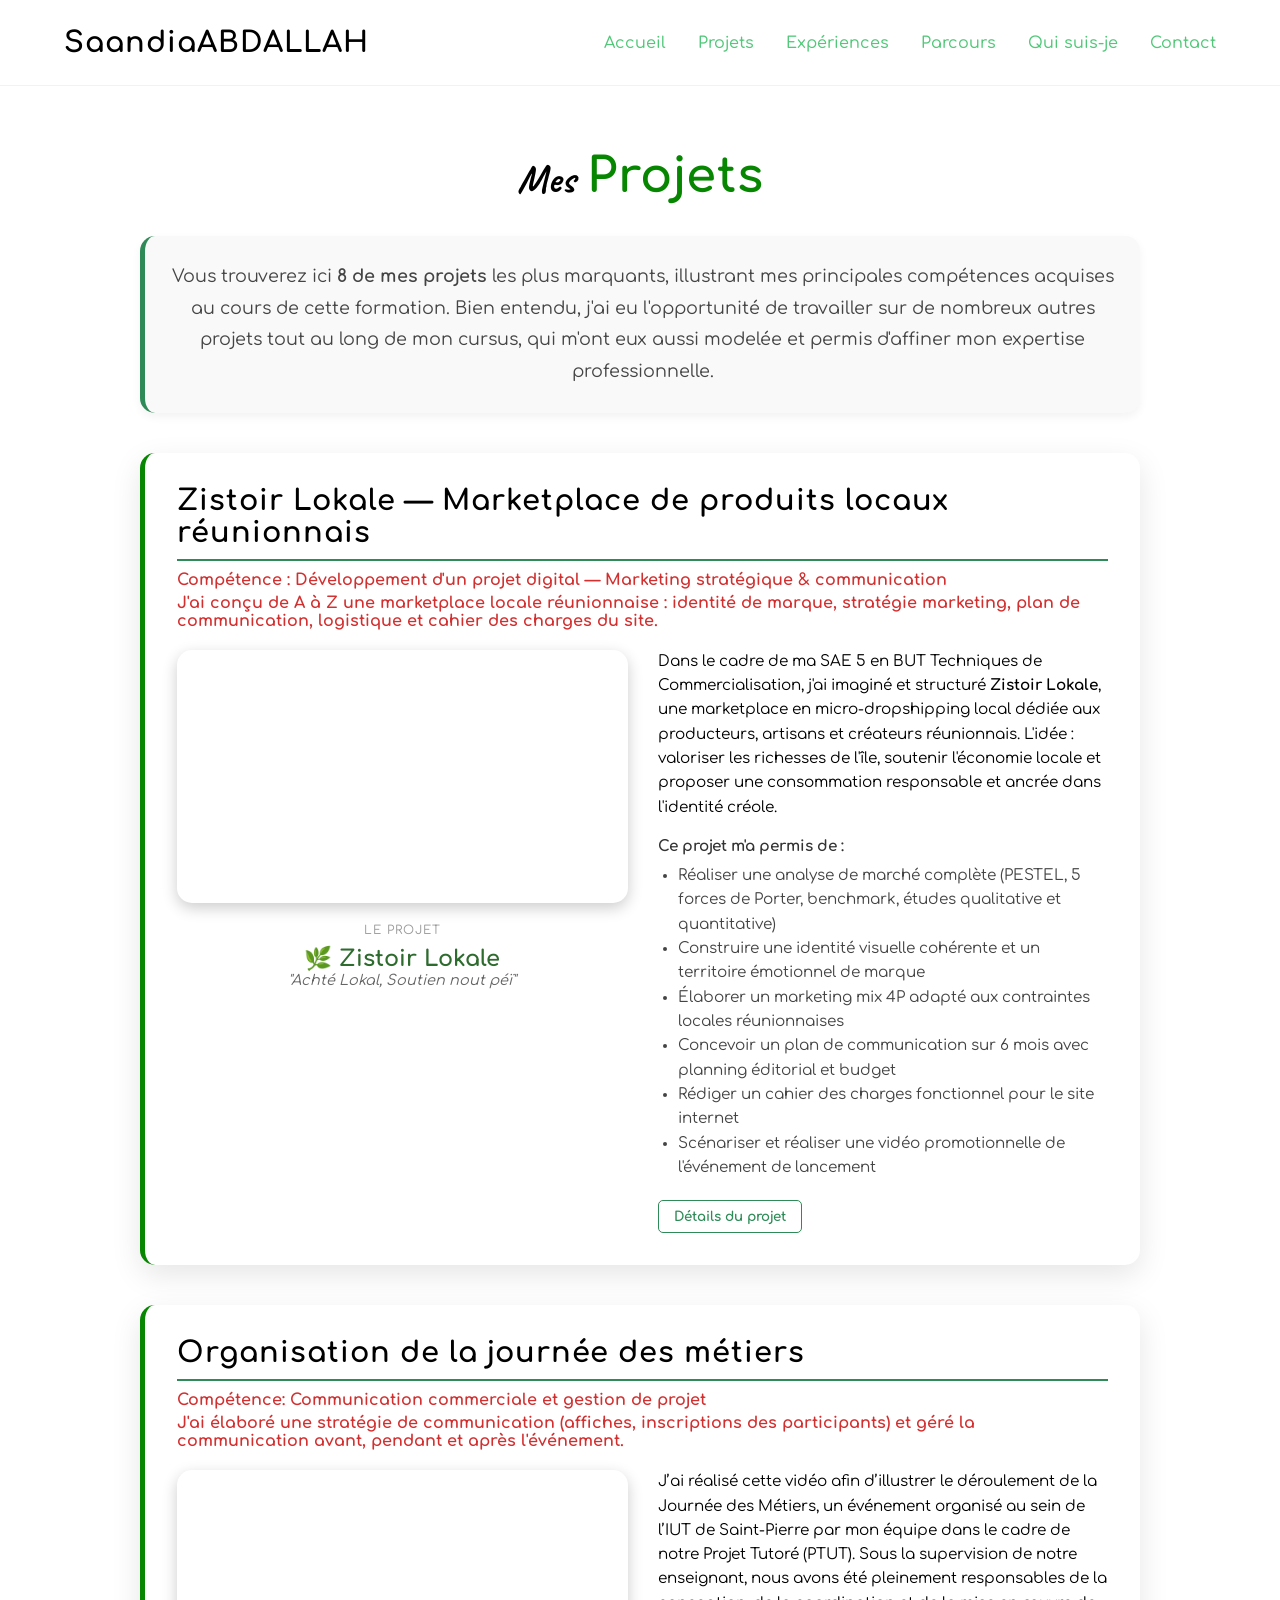
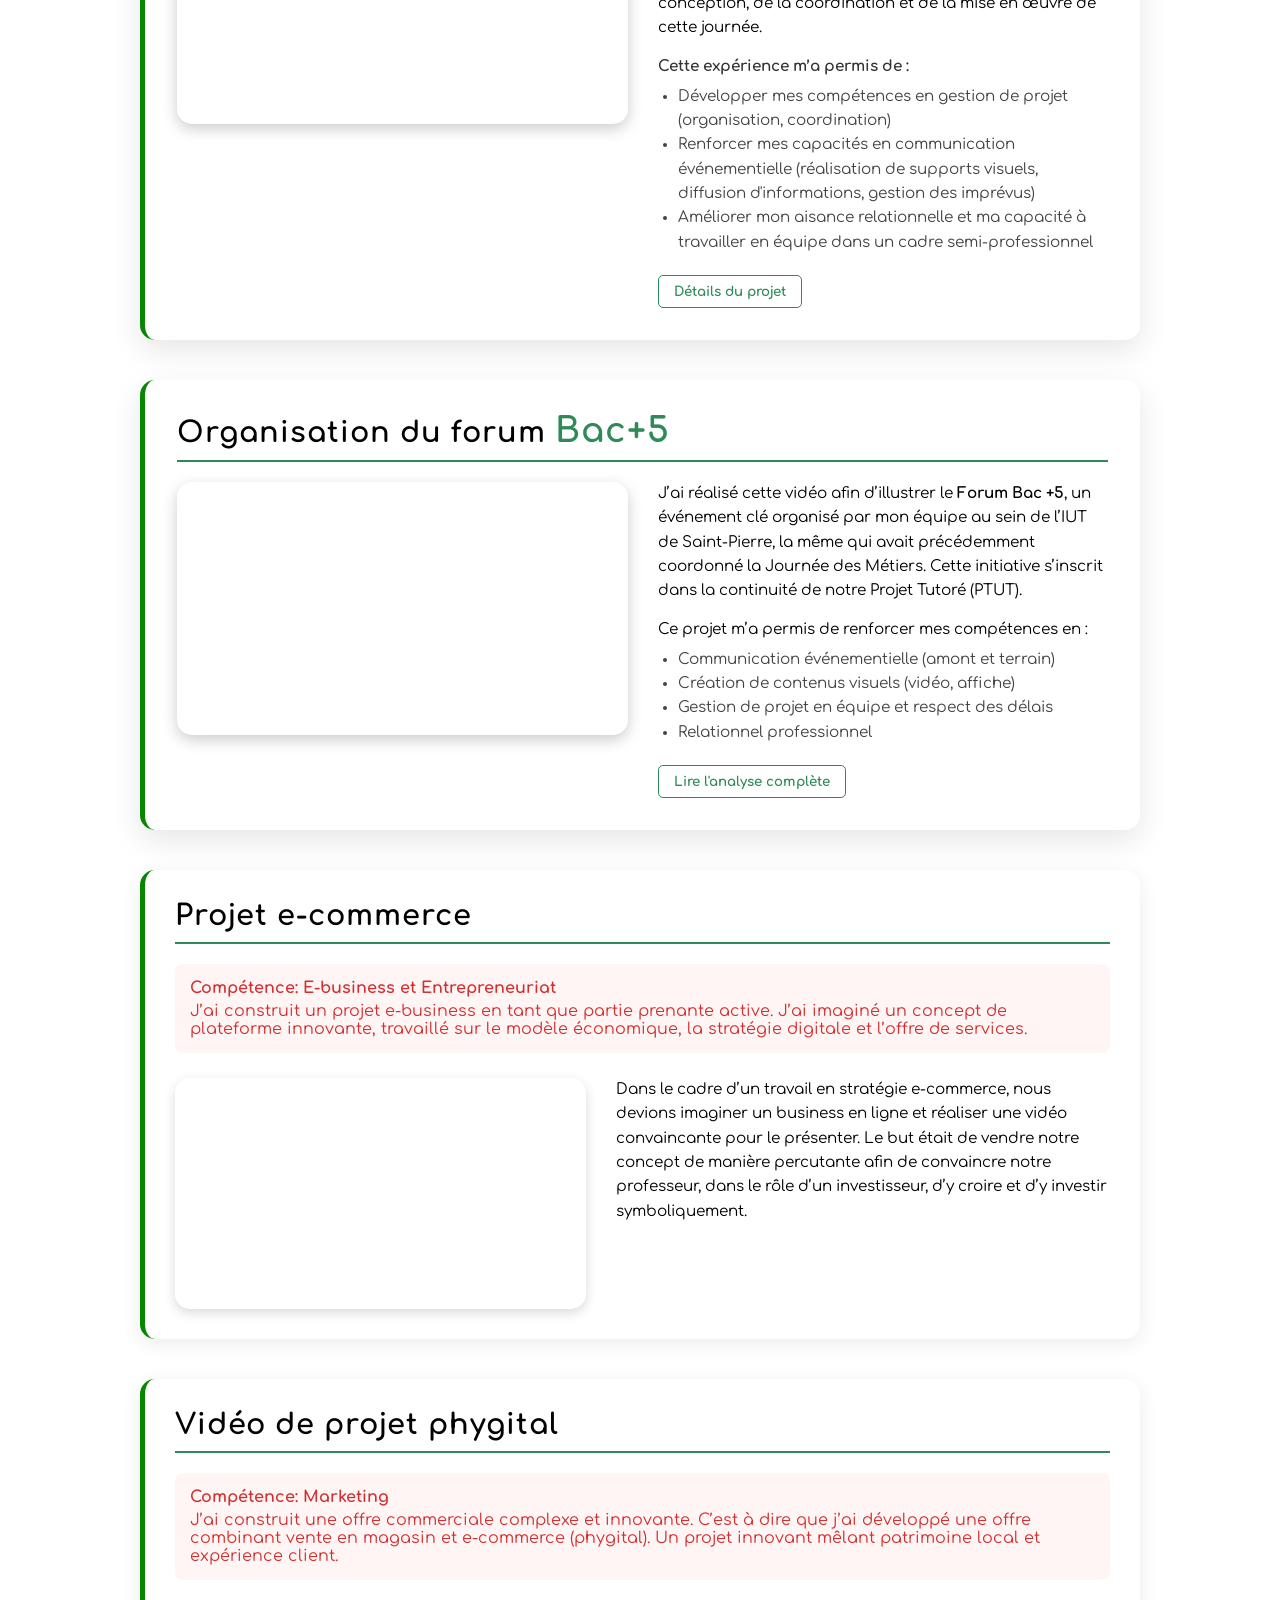
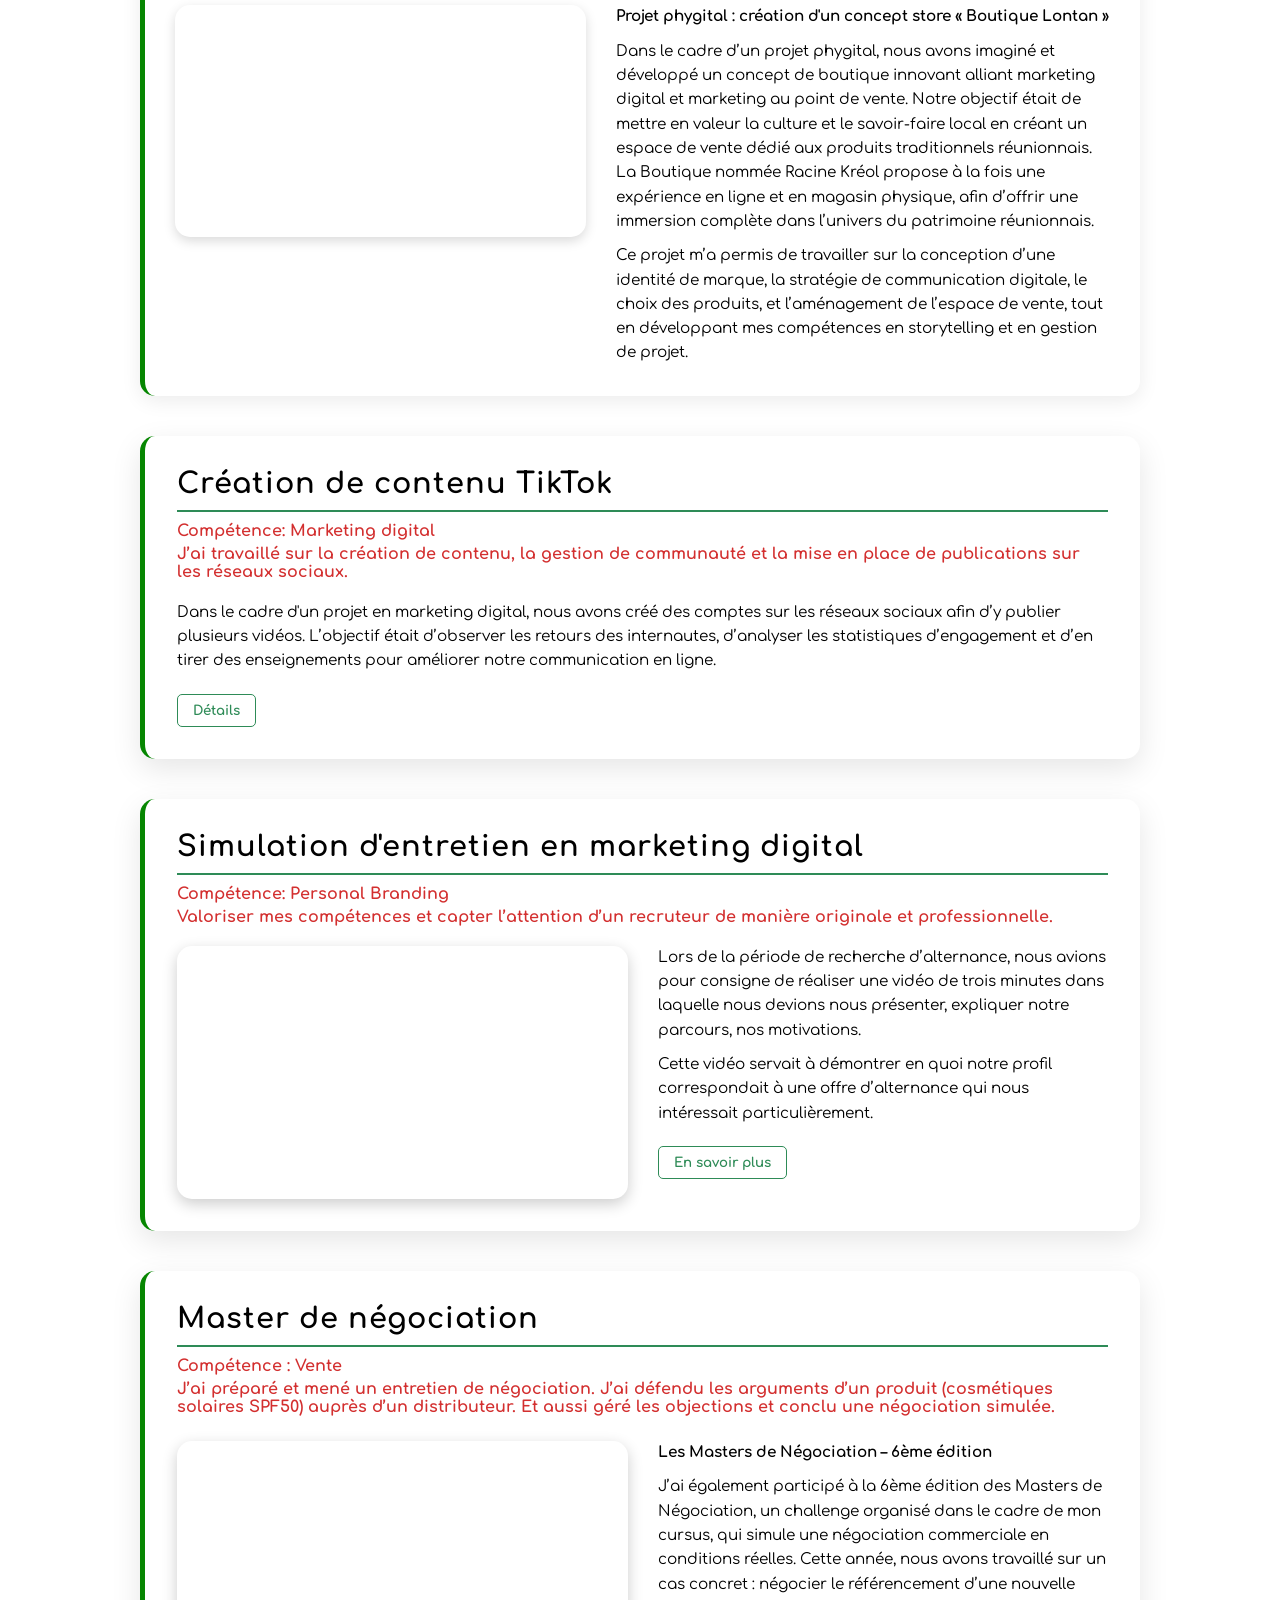
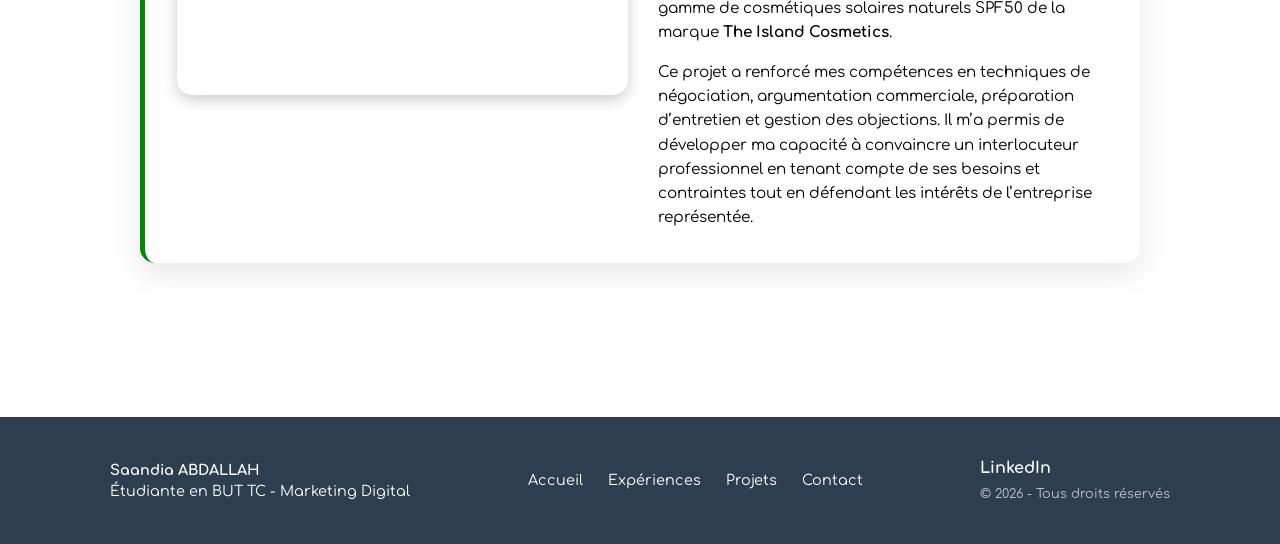
<file: projets.html>
<!DOCTYPE html>
<html lang="fr">
<head>
    <meta charset="UTF-8">
    <meta name="viewport" content="width=device-width, initial-scale=1.0">
    <title>Portfolio | Mes Projets</title>
    <link href="https://fonts.googleapis.com/css2?family=Comfortaa:wght@300;500;700&family=Caveat:wght@700&display=swap" rel="stylesheet">
    <link rel="stylesheet" href="style.css">
</head>
<body>

    <nav>
         <div class="logo" style="font-size: 1.8rem;"><strong>SaandiaABDALLAH</strong><div class="PORTFOLIO"></div></div>
        <ul class="nav-links">
    <li><a href="index.html">Accueil</a></li>
    <li><a href="projets.html">Projets</a></li>
    <li><a href="experiencepro.html">Expériences</a></li>
    <li><a href="parcours.html">Parcours</a></li> 
    <li><a href="quisuisje.html">Qui suis-je</a></li>
    <li><a href="contact.html">Contact</a></li>
        </ul>
    </nav>

    <main class="container">
        <h2 class="section-title">Mes <span class="emerald-text">Projets</span></h2>

        <section class="intro-projets" style="max-width: 1000px; margin: 0 auto 40px auto; text-align: center; font-family: 'Comfortaa', sans-serif;">
    <p style="font-size: 1.1rem; line-height: 1.8; color: #444; background: #f9f9f9; padding: 25px; border-radius: 15px; border-left: 5px solid #2e8b57; box-shadow: 0 4px 10px rgba(0,0,0,0.05);">
        Vous trouverez ici <strong>8 de mes projets</strong> les plus marquants, illustrant mes principales compétences acquises au cours de cette formation. 
        Bien entendu, j'ai eu l'opportunité de travailler sur de nombreux autres projets tout au long de mon cursus, qui m'ont eux aussi modelée et permis d'affiner mon expertise professionnelle.
    </p>
</section>

<article class="card project-card" style="max-width: 1000px; margin: 40px auto;">
    <h3 style="font-family: 'Comfortaa', sans-serif; font-size: 1.8rem; border-bottom: 2px solid #2e8b57; padding-bottom: 10px; margin-bottom: 10px;">
        Zistoir Lokale — Marketplace de produits locaux réunionnais
    </h3>

    <div style="text-align: left; margin-bottom: 20px; font-family: 'Comfortaa', sans-serif;">
        <p style="color: #d32f2f; font-weight: bold; margin-bottom: 5px;">Compétence : Développement d'un projet digital — Marketing stratégique & communication</p>
        <p style="color: #d32f2f; font-weight: bold;">J'ai conçu de A à Z une marketplace locale réunionnaise : identité de marque, stratégie marketing, plan de communication, logistique et cahier des charges du site.</p>
    </div>

    <div style="display: flex; gap: 30px; flex-wrap: wrap; align-items: flex-start;">

        <!-- Vidéo -->
        <div style="flex: 1; min-width: 300px;">
            <div style="position: relative; padding-bottom: 56.25%; height: 0; overflow: hidden; border-radius: 15px; box-shadow: 0 5px 15px rgba(0,0,0,0.2);">
                <iframe style="position: absolute; top: 0; left: 0; width: 100%; height: 100%; border: none;"
                        src="https://www.youtube.com/embed/CemI-5uDoTo"
                        title="Zistoir Lokale — Vidéo promotionnelle"
                        allow="accelerometer; autoplay; clipboard-write; encrypted-media; gyroscope; picture-in-picture"
                        allowfullscreen>
                </iframe>
            </div>
            <!-- Logo du projet -->
            <div style="margin-top: 20px; text-align: center;">
                <p style="font-size: 0.75rem; text-transform: uppercase; letter-spacing: 1px; color: #999; margin-bottom: 8px;">Le projet</p>
                <p style="font-size: 1.4rem; font-weight: bold; color: #2e6b2e; font-family: 'Comfortaa', sans-serif;">🌿 Zistoir Lokale</p>
                <p style="font-style: italic; color: #666; font-size: 0.9rem;">"Achté Lokal, Soutien nout péï"</p>
            </div>
        </div>

        <!-- Texte -->
        <div style="flex: 1; min-width: 300px; text-align: left; font-size: 0.95rem; line-height: 1.6;">
            <p>
                Dans le cadre de ma SAE 5 en BUT Techniques de Commercialisation, j'ai imaginé et structuré <strong>Zistoir Lokale</strong>, une marketplace en micro-dropshipping local dédiée aux producteurs, artisans et créateurs réunionnais. L'idée : valoriser les richesses de l'île, soutenir l'économie locale et proposer une consommation responsable et ancrée dans l'identité créole.
            </p>

            <p style="margin-top: 15px; font-weight: bold; color: #333;">Ce projet m'a permis de :</p>
            <ul style="margin-top: 5px; padding-left: 20px; color: #444;">
                <li>Réaliser une analyse de marché complète (PESTEL, 5 forces de Porter, benchmark, études qualitative et quantitative)</li>
                <li>Construire une identité visuelle cohérente et un territoire émotionnel de marque</li>
                <li>Élaborer un marketing mix 4P adapté aux contraintes locales réunionnaises</li>
                <li>Concevoir un plan de communication sur 6 mois avec planning éditorial et budget</li>
                <li>Rédiger un cahier des charges fonctionnel pour le site internet</li>
                <li>Scénariser et réaliser une vidéo promotionnelle de l'événement de lancement</li>
            </ul>

            <button class="toggle-btn" style="margin-top: 20px; background: none; border: 1px solid #2e8b57; color: #2e8b57; padding: 8px 15px; border-radius: 5px; cursor: pointer; font-weight: bold;">
                Détails du projet
            </button>

            <div class="content-detail" style="margin-top: 15px; background: #f0fdf4; padding: 15px; border-radius: 10px; border-left: 4px solid #2e8b57;">

                <p style="font-weight: bold; color: #2e6b2e; margin-bottom: 8px;">🛒 Concept</p>
                <p>Plateforme de micro-dropshipping local permettant aux consommateurs réunionnais et touristes d'acheter directement auprès de producteurs locaux (confitures artisanales, miel péï, épices, infusions, fruits séchés…). Zistoir Lokale se positionne comme un acteur de proximité, éco-responsable, avec des livraisons en circuit court, des emballages recyclables et un ancrage 100% réunionnais.</p>

                <p style="font-weight: bold; color: #2e6b2e; margin-top: 15px; margin-bottom: 8px;">📣 Stratégie de lancement</p>
                <p>Un événement itinérant sur 3 villes (Saint-Denis, Saint-Paul, Saint-Pierre) avec stands producteurs, dégustations et découverte de la plateforme via QR code. Une communication digitale portée par Facebook, Instagram et TikTok, avec des contenus immersifs en créole et en français pour créer un lien émotionnel fort avec la communauté locale.</p>

                <p style="font-weight: bold; color: #2e6b2e; margin-top: 15px; margin-bottom: 8px;">💡 Modèle économique</p>
                <p>Commission de 5 à 10% sur les ventes, système de fidélité par points, coffrets personnalisables avec réduction, livraison gratuite à partir de 50€ et option click & collect dans des points relais partenaires (boulangeries, marchés forains, épiceries locales).</p>

            </div>
        </div>
    </div>
</article>

        <article class="card project-card" style="max-width: 1000px; margin: 40px auto;">
    <h3 style="font-family: 'Comfortaa', sans-serif; font-size: 1.8rem; border-bottom: 2px solid #2e8b57; padding-bottom: 10px; margin-bottom: 10px;">
        Organisation de la journée des métiers
    </h3>
    
    <div style="text-align: left; margin-bottom: 20px; font-family: 'Comfortaa', sans-serif;">
        <p style="color: #d32f2f; font-weight: bold; margin-bottom: 5px;">Compétence: Communication commerciale et gestion de projet</p>
        <p style="color: #d32f2f; font-weight: bold;">J'ai élaboré une stratégie de communication (affiches, inscriptions des participants) et géré la communication avant, pendant et après l'événement.</p>
    </div>

    <div style="display: flex; gap: 30px; flex-wrap: wrap; align-items: flex-start;">
        
        <div style="flex: 1; min-width: 300px;">
            <div style="position: relative; padding-bottom: 56.25%; height: 0; overflow: hidden; border-radius: 15px; box-shadow: 0 5px 15px rgba(0,0,0,0.2);">
                <iframe style="position: absolute; top: 0; left: 0; width: 100%; height: 100%; border: none;" 
                        src="https://www.youtube.com/embed/nz3ewY18R2Y" 
                        title="YouTube video player" 
                        allow="accelerometer; autoplay; clipboard-write; encrypted-media; gyroscope; picture-in-picture" 
                        allowfullscreen>
                </iframe>
            </div>
        </div>

        <div style="flex: 1; min-width: 300px; text-align: left; font-size: 0.95rem; line-height: 1.6;">
            <p>
                J’ai réalisé cette vidéo afin d’illustrer le déroulement de la Journée des Métiers, un événement organisé au sein de l’IUT de Saint-Pierre par mon équipe dans le cadre de notre Projet Tutoré (PTUT). Sous la supervision de notre enseignant, nous avons été pleinement responsables de la conception, de la coordination et de la mise en œuvre de cette journée.
            </p>
            
            <p style="margin-top: 15px; font-weight: bold; color: #333;">Cette expérience m’a permis de :</p>
            <ul style="margin-top: 5px; padding-left: 20px; color: #444;">
                <li>Développer mes compétences en gestion de projet (organisation, coordination)</li>
                <li>Renforcer mes capacités en communication événementielle (réalisation de supports visuels, diffusion d'informations, gestion des imprévus)</li>
                <li>Améliorer mon aisance relationnelle et ma capacité à travailler en équipe dans un cadre semi-professionnel</li>
            </ul>

            <button class="toggle-btn" style="margin-top: 20px; background: none; border: 1px solid #2e8b57; color: #2e8b57; padding: 8px 15px; border-radius: 5px; cursor: pointer; font-weight: bold;">
                Détails du projet
            </button>

            <div class="content-detail" style="margin-top: 15px; background: #f0fdf4; padding: 15px; border-radius: 10px; border-left: 4px solid #2e8b57;">
                <p>
                    Dès les premières étapes, nous avons identifié les besoins des étudiants de première année et défini des objectifs clairs : leur permettre de découvrir une diversité de métiers, d’échanger avec des professionnels et de mieux réfléchir à leur orientation. La gestion a représenté un vrai défi : planification, prise de contact, logistique des salles et animation le jour J.
                </p>
            </div>
        </div>
    </div>
    </article>

    <article class="card project-card" style="max-width: 1000px; margin: 0 auto;">
    <h3 style="font-family: 'Comfortaa', sans-serif; font-size: 1.8rem; border-bottom: 2px solid #2e8b57; padding-bottom: 10px; margin-bottom: 20px;">
        Organisation du forum <span class="emerald-text" style="color: #2e8b57;">Bac+5</span>
    </h3>

    <div style="display: flex; gap: 30px; flex-wrap: wrap; align-items: flex-start;">
        
        <div style="flex: 1; min-width: 300px;">
            <div style="position: relative; padding-bottom: 56.25%; height: 0; overflow: hidden; border-radius: 15px; box-shadow: 0 5px 15px rgba(0,0,0,0.2);">
                <iframe style="position: absolute; top: 0; left: 0; width: 100%; height: 100%; border: none;" 
                        src="https://www.youtube.com/embed/xbYf25ba7Uk" 
                        title="YouTube video player" 
                        allow="accelerometer; autoplay; clipboard-write; encrypted-media; gyroscope; picture-in-picture" 
                        allowfullscreen>
                </iframe>
            </div>
        </div>

        <div style="flex: 1; min-width: 300px; text-align: left; font-size: 0.95rem; line-height: 1.6;">
            <p>
                J’ai réalisé cette vidéo afin d’illustrer le <strong>Forum Bac +5</strong>, un événement clé organisé par mon équipe au sein de l’IUT de Saint-Pierre, la même qui avait précédemment coordonné la Journée des Métiers. Cette initiative s’inscrit dans la continuité de notre Projet Tutoré (PTUT).
            </p>
            
            <p style="margin-top: 15px;">
                Ce projet m’a permis de renforcer mes compétences en :
            </p>
            <ul style="margin-top: 5px; padding-left: 20px; color: #444;">
                <li>Communication événementielle (amont et terrain)</li>
                <li>Création de contenus visuels (vidéo, affiche)</li>
                <li>Gestion de projet en équipe et respect des délais</li>
                <li>Relationnel professionnel</li>
            </ul>

            <button class="toggle-btn" style="margin-top: 20px; background: none; border: 1px solid #2e8b57; color: #2e8b57; padding: 8px 15px; border-radius: 5px; cursor: pointer; font-weight: bold;">
                Lire l'analyse complète
            </button>

            <div class="content-detail" style="margin-top: 15px; background: #f0fdf4; padding: 15px; border-radius: 10px; border-left: 4px solid #2e8b57;">
                <p>
                    Ce forum a eu un impact direct sur les étudiants présents, en les aidant à y voir plus clair dans leurs choix d’avenir et en leur offrant une vision concrète des débouchés post-BUT. À travers cette vidéo, je souhaitais non seulement documenter l’événement, mais aussi mettre en valeur l’importance de ce type d’initiative.
                </p>
            </div>
        </div>
    </div>
</article>

<article class="card project-card" style="max-width: 1000px; margin: 40px auto; padding: 30px; border-radius: 15px; background: #fff; box-shadow: 0 5px 20px rgba(0,0,0,0.08);">
    <h3 style="font-family: 'Comfortaa', sans-serif; font-size: 1.8rem; border-bottom: 2px solid #2e8b57; padding-bottom: 10px; margin-bottom: 20px;">
        Projet e-commerce
    </h3>

    <div style="text-align: left; margin-bottom: 25px; font-family: 'Comfortaa', sans-serif; background: #fff5f5; padding: 15px; border-radius: 8px;">
        <p style="color: #d32f2f; font-weight: bold; margin-bottom: 5px;">Compétence: E-business et Entrepreneuriat</p>
        <p style="color: #d32f2f;">J’ai construit un projet e-business en tant que partie prenante active. J’ai imaginé un concept de plateforme innovante, travaillé sur le modèle économique, la stratégie digitale et l’offre de services.</p>
    </div>

    <div style="display: flex; gap: 30px; flex-wrap: wrap; align-items: flex-start;">
        <div style="flex: 1; min-width: 350px;">
            <div style="position: relative; padding-bottom: 56.25%; height: 0; overflow: hidden; border-radius: 15px; box-shadow: 0 4px 12px rgba(0,0,0,0.15);">
                <iframe style="position: absolute; top: 0; left: 0; width: 100%; height: 100%; border: none;" src="https://www.youtube.com/embed/ID_VIDEO_ECOMMERCE" allowfullscreen></iframe>
            </div>
        </div>
        <div style="flex: 1.2; min-width: 350px; text-align: left; font-size: 0.95rem; line-height: 1.6;">
            <p>Dans le cadre d’un travail en stratégie e-commerce, nous devions imaginer un business en ligne et réaliser une vidéo convaincante pour le présenter. Le but était de vendre notre concept de manière percutante afin de convaincre notre professeur, dans le rôle d’un investisseur, d’y croire et d’y investir symboliquement.</p>
        </div>
    </div>
</article>

<article class="card project-card" style="max-width: 1000px; margin: 40px auto; padding: 30px; border-radius: 15px; background: #fff; box-shadow: 0 5px 20px rgba(0,0,0,0.08);">
    <h3 style="font-family: 'Comfortaa', sans-serif; font-size: 1.8rem; border-bottom: 2px solid #2e8b57; padding-bottom: 10px; margin-bottom: 20px;">
        Vidéo de projet phygital
    </h3>

    <div style="text-align: left; margin-bottom: 25px; font-family: 'Comfortaa', sans-serif; background: #fff5f5; padding: 15px; border-radius: 8px;">
        <p style="color: #d32f2f; font-weight: bold; margin-bottom: 5px;">Compétence: Marketing</p>
        <p style="color: #d32f2f;">J’ai construit une offre commerciale complexe et innovante. C’est à dire que j’ai développé une offre combinant vente en magasin et e-commerce (phygital). Un projet innovant mêlant patrimoine local et expérience client.</p>
    </div>

    <div style="display: flex; gap: 30px; flex-wrap: wrap; align-items: flex-start;">
        <div style="flex: 1; min-width: 350px;">
            <div style="position: relative; padding-bottom: 56.25%; height: 0; overflow: hidden; border-radius: 15px; box-shadow: 0 4px 12px rgba(0,0,0,0.15);">
                <iframe style="position: absolute; top: 0; left: 0; width: 100%; height: 100%; border: none;" src="https://www.youtube.com/embed/ePLHuHjut-E" allowfullscreen></iframe>
            </div>
        </div>
        <div style="flex: 1.2; min-width: 350px; text-align: left; font-size: 0.95rem; line-height: 1.6;">
            <p><strong>Projet phygital : création d'un concept store « Boutique Lontan »</strong></p>
            <p style="margin-top: 10px;">Dans le cadre d’un projet phygital, nous avons imaginé et développé un concept de boutique innovant alliant marketing digital et marketing au point de vente. Notre objectif était de mettre en valeur la culture et le savoir-faire local en créant un espace de vente dédié aux produits traditionnels réunionnais. La Boutique nommée Racine Kréol propose à la fois une expérience en ligne et en magasin physique, afin d’offrir une immersion complète dans l’univers du patrimoine réunionnais.</p>
            
            <p style="margin-top: 10px;">Ce projet m’a permis de travailler sur la conception d’une identité de marque, la stratégie de communication digitale, le choix des produits, et l’aménagement de l’espace de vente, tout en développant mes compétences en storytelling et en gestion de projet.</p>
        </div>
    </div>
</article>
   
   <article class="card project-card" style="max-width: 1000px; margin: 40px auto;">
    <h3 style="font-family: 'Comfortaa', sans-serif; font-size: 1.8rem; border-bottom: 2px solid #2e8b57; padding-bottom: 10px; margin-bottom: 10px;">
        Création de contenu TikTok
    </h3>

    <div style="text-align: left; margin-bottom: 20px; font-family: 'Comfortaa', sans-serif;">
        <p style="color: #d32f2f; font-weight: bold; margin-bottom: 5px;">Compétence: Marketing digital</p>
        <p style="color: #d32f2f; font-weight: bold;">J’ai travaillé sur la création de contenu, la gestion de communauté et la mise en place de publications sur les réseaux sociaux.</p>
    </div>

    <div style="display: flex; gap: 30px; flex-wrap: wrap; align-items: flex-start;">
        <div style="flex: 1; min-width: 300px; text-align: left; font-size: 0.95rem; line-height: 1.6;">
            <p>Dans le cadre d'un projet en marketing digital, nous avons créé des comptes sur les réseaux sociaux afin d’y publier plusieurs vidéos. L’objectif était d’observer les retours des internautes, d’analyser les statistiques d’engagement et d’en tirer des enseignements pour améliorer notre communication en ligne.</p>
            <button class="toggle-btn" style="margin-top: 20px; background: none; border: 1px solid #2e8b57; color: #2e8b57; padding: 8px 15px; border-radius: 5px; cursor: pointer; font-weight: bold;">Détails</button>
            <div class="content-detail" style="margin-top: 15px; background: #f0fdf4; padding: 15px; border-radius: 10px; border-left: 4px solid #2e8b57;">
                <p>Analyse des vues, likes, commentaires et partages pour optimiser le calendrier éditorial.</p>
            </div>
        </div>
    </div>
</article>


 <article class="card project-card" style="max-width: 1000px; margin: 40px auto;">
    <h3 style="font-family: 'Comfortaa', sans-serif; font-size: 1.8rem; border-bottom: 2px solid #2e8b57; padding-bottom: 10px; margin-bottom: 10px;">
        Simulation d'entretien en marketing digital
    </h3>

    <div style="text-align: left; margin-bottom: 20px; font-family: 'Comfortaa', sans-serif;">
        <p style="color: #d32f2f; font-weight: bold; margin-bottom: 5px;">Compétence: Personal Branding</p>
        <p style="color: #d32f2f; font-weight: bold;">Valoriser mes compétences et capter l’attention d’un recruteur de manière originale et professionnelle.</p>
    </div>

    <div style="display: flex; gap: 30px; flex-wrap: wrap; align-items: flex-start;">
        <div style="flex: 1; min-width: 300px;">
            <div style="position: relative; padding-bottom: 56.25%; height: 0; overflow: hidden; border-radius: 15px; box-shadow: 0 5px 15px rgba(0,0,0,0.2);">
                <iframe style="position: absolute; top: 0; left: 0; width: 100%; height: 100%; border: none;" src="https://www.youtube.com/embed/kmuz_Qml9bk&t=4s"></iframe>
            </div>
        </div>
        <div style="flex: 1; min-width: 300px; text-align: left; font-size: 0.95rem; line-height: 1.6;">
            <p>Lors de la période de recherche d’alternance, nous avions pour consigne de réaliser une vidéo de trois minutes dans laquelle nous devions nous présenter, expliquer notre parcours, nos motivations.</p>
            <p style="margin-top: 10px;">Cette vidéo servait à démontrer en quoi notre profil correspondait à une offre d’alternance qui nous intéressait particulièrement.</p>
            <button class="toggle-btn" style="margin-top: 20px; background: none; border: 1px solid #2e8b57; color: #2e8b57; padding: 8px 15px; border-radius: 5px; cursor: pointer; font-weight: bold;">En savoir plus</button>
            <div class="content-detail" style="margin-top: 15px; background: #f0fdf4; padding: 15px; border-radius: 10px; border-left: 4px solid #2e8b57;">
                <p>Exercice de pitch vidéo pour travailler la posture, l'élocution et la synthèse du parcours professionnel.</p>
            </div>
        </div>
    </div>
</article>


 <article class="card project-card" style="max-width: 1000px; margin: 40px auto;">
    <h3 style="font-family: 'Comfortaa', sans-serif; font-size: 1.8rem; border-bottom: 2px solid #2e8b57; padding-bottom: 10px; margin-bottom: 10px;">
        Master de négociation
    </h3>

    <div style="text-align: left; margin-bottom: 25px; font-family: 'Comfortaa', sans-serif;">
        <p style="color: #d32f2f; font-weight: bold; margin-bottom: 5px;">Compétence : Vente</p>
        <p style="color: #d32f2f; font-weight: bold;">J’ai préparé et mené un entretien de négociation. J’ai défendu les arguments d’un produit (cosmétiques solaires SPF50) auprès d’un distributeur. Et aussi géré les objections et conclu une négociation simulée.</p>
    </div>

    <div style="display: flex; gap: 30px; flex-wrap: wrap; align-items: flex-start;">
        
        <div style="flex: 1; min-width: 300px;">
            <div style="position: relative; padding-bottom: 56.25%; height: 0; overflow: hidden; border-radius: 15px; box-shadow: 0 5px 15px rgba(0,0,0,0.2);">
                <iframe style="position: absolute; top: 0; left: 0; width: 100%; height: 100%; border: none;" 
                        src="https://www.youtube.com/embed/KyaCXt38sL8" 
                        title="Master de négociation">
                </iframe>
            </div>
        </div>

        <div style="flex: 1; min-width: 300px; text-align: left; font-size: 0.95rem; line-height: 1.6;">
            <p style="font-weight: bold; margin-bottom: 10px;">Les Masters de Négociation – 6ème édition</p>
            <p>
                J’ai également participé à la 6ème édition des Masters de Négociation, un challenge organisé dans le cadre de mon cursus, qui simule une négociation commerciale en conditions réelles. Cette année, nous avons travaillé sur un cas concret : négocier le référencement d’une nouvelle gamme de cosmétiques solaires naturels SPF50 de la marque <strong>The Island Cosmetics</strong>.
            </p>
            
            <p style="margin-top: 15px;">
                Ce projet a renforcé mes compétences en techniques de négociation, argumentation commerciale, préparation d’entretien et gestion des objections. Il m’a permis de développer ma capacité à convaincre un interlocuteur professionnel en tenant compte de ses besoins et contraintes tout en défendant les intérêts de l’entreprise représentée.
            </p>
            </div>
        </div>
    </div>
</article>

        </div>
    </main>

<footer class="site-footer">
    <div class="footer-content">
        <div class="footer-section">
            <p><strong>Saandia ABDALLAH</strong></p>
            <p>Étudiante en BUT TC - Marketing Digital</p>
        </div>
        
        <div class="footer-links">
            <a href="index.html">Accueil</a>
            <a href="experiencepro.html">Expériences</a>
            <a href="projets.html">Projets</a>
            <a href="contact.html">Contact</a>
        </div>

        <div class="footer-social">
            <a href="https://www.linkedin.com/in/saandia-abdallahh/" target="_blank" style="text-decoration: none; color: inherit;">
                <i class="fab fa-linkedin"></i> LinkedIn
            </a>
            <p>© 2026 - Tous droits réservés</p>
        </div>
    </div>
</footer>

    <script src="script.js"></script>
</body>
</html>
</file>
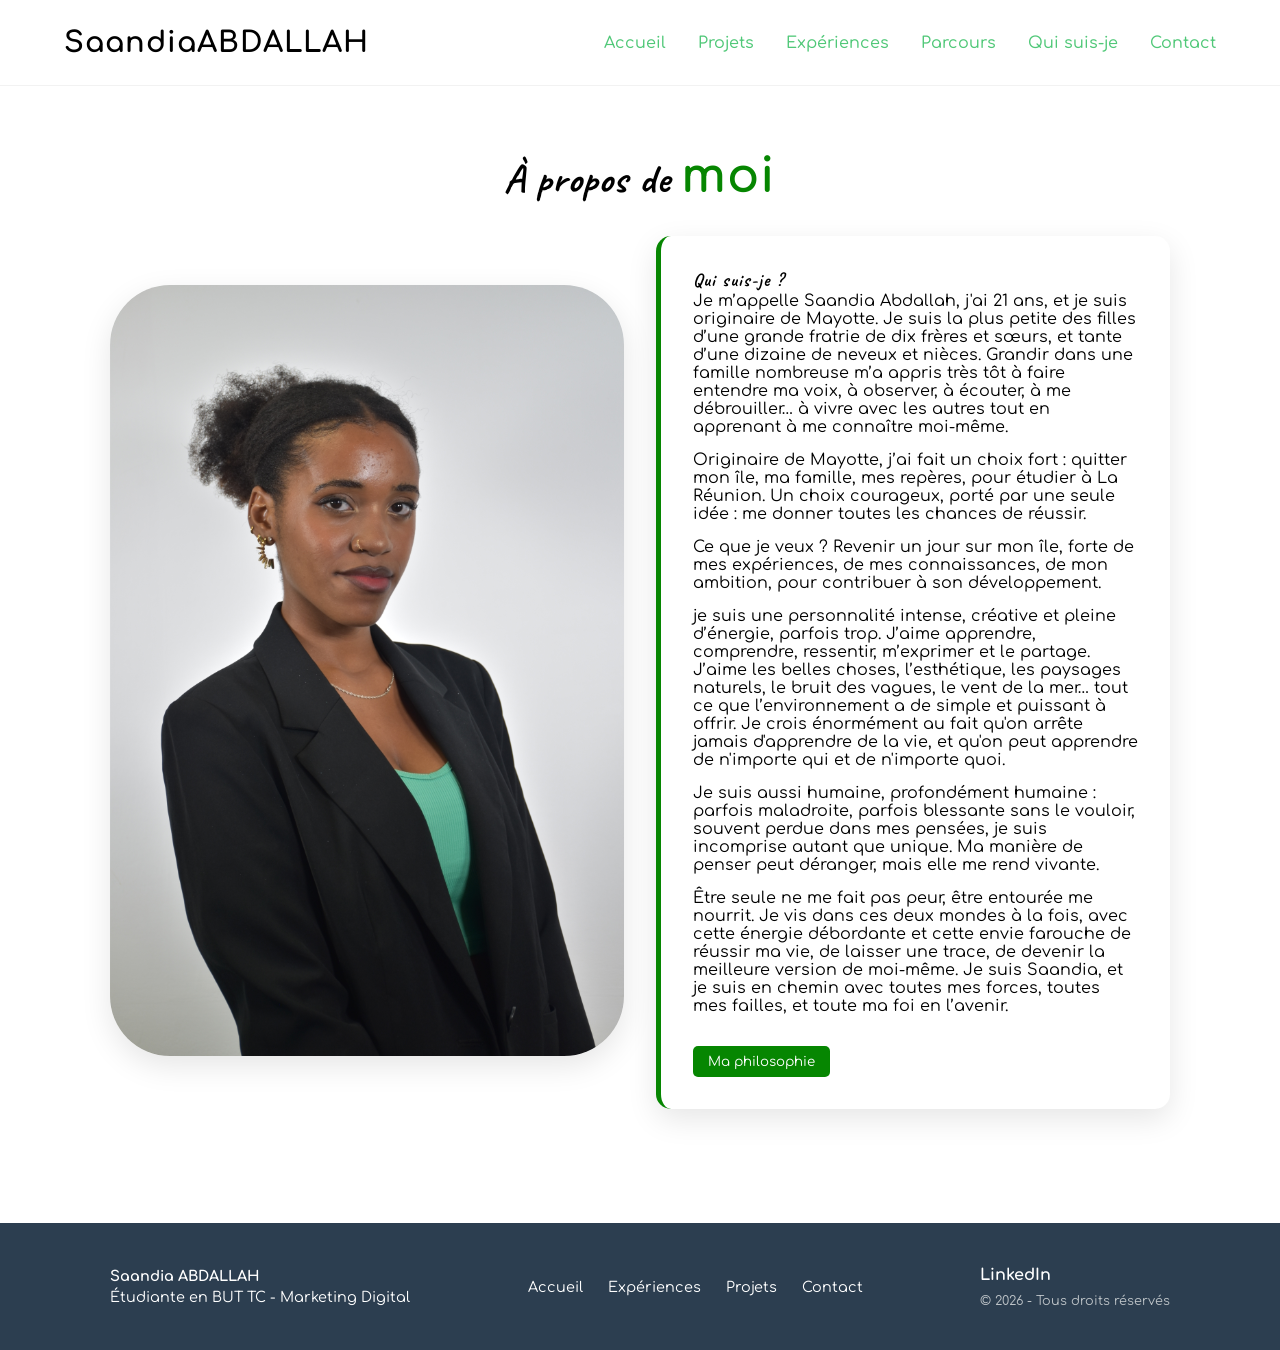
<file: quisuisje.html>
<!DOCTYPE html>
<html lang="fr">
<head>
    <meta charset="UTF-8">
    <meta name="viewport" content="width=device-width, initial-scale=1.0">
    <title>Portfolio | Qui suis-je ?</title>
    <link href="https://fonts.googleapis.com/css2?family=Comfortaa:wght@300;500;700&family=Caveat:wght@700&display=swap" rel="stylesheet">
    <link rel="stylesheet" href="style.css">
</head>
<body>

    <nav>
        <div class="logo" style="font-size: 1.8rem;"><strong>SaandiaABDALLAH</strong><div class="PORTFOLIO"></div></div>
       <ul class="nav-links">
    <li><a href="index.html">Accueil</a></li>
    <li><a href="projets.html">Projets</a></li>
    <li><a href="experiencepro.html">Expériences</a></li>
    <li><a href="parcours.html">Parcours</a></li> 
    <li><a href="quisuisje.html">Qui suis-je</a></li>
    <li><a href="contact.html">Contact</a></li>
        </ul>
    </nav>

    <main class="container">
        <h2 class="section-title">À propos de <span class="emerald-text">moi</span></h2>

        <div class="grid" style="align-items: center;">
            
            <div style="text-align: center;">
               <img src="moi.jpg" alt="Ma Photo" style="width: 100%; max-width: 750px; border-radius: 60px; box-shadow: var(--shadow);">
            </div>

            <div class="card">
                <h3>Qui suis-je ?</h3>
                <p style="margin-bottom: 15px;">
                    Je m’appelle Saandia Abdallah, j'ai 21 ans, et je suis originaire de Mayotte. Je suis la plus petite des filles d’une grande fratrie de dix frères et sœurs, et tante d’une dizaine de neveux et nièces. Grandir dans une famille nombreuse m’a appris très tôt à faire entendre ma voix, à observer, à écouter, à me débrouiller… à vivre avec les autres tout en apprenant à me connaître moi-même.
                <p style="margin-bottom: 15px;">
               Originaire de Mayotte, j’ai fait un choix fort : quitter mon île, ma famille, mes repères, pour étudier à La Réunion. Un choix courageux, porté par une seule idée : me donner toutes les chances de réussir. 
                </p>
                <p style="margin-bottom: 15px;">
                Ce que je veux ?‍ Revenir un jour sur mon île, forte de mes expériences, de mes connaissances, de mon ambition, pour contribuer à son développement.
                </p>
                <p style="margin-bottom: 15px;">
                je suis une personnalité intense, créative et pleine d’énergie, parfois trop. J’aime apprendre, comprendre, ressentir, m’exprimer et le partage. J’aime les belles choses, l’esthétique, les paysages naturels, le bruit des vagues, le vent de la mer… tout ce que l’environnement a de simple et puissant à offrir. Je crois énormément au fait qu'on arrête jamais d'apprendre de la vie, et qu'on peut apprendre de n'importe qui et de n'importe quoi.
                </p>
<p style="margin-bottom: 15px;">
                Je suis aussi humaine, profondément humaine : parfois maladroite, parfois blessante sans le vouloir, souvent perdue dans mes pensées, je suis incomprise autant que unique. Ma manière de penser peut déranger, mais elle me rend vivante.
                </p>
                <p style="margin-bottom: 15px;">
                Être seule ne me fait pas peur, être entourée me nourrit. Je vis dans ces deux mondes à la fois, avec cette énergie débordante et cette envie farouche de réussir ma vie, de laisser une trace, de devenir la meilleure version de moi-même. 
                Je suis Saandia, et je suis en chemin avec toutes mes forces, toutes mes failles, et toute ma foi en l’avenir.
                </p>

                <button class="toggle-btn">Ma philosophie</button>
                <div class="content-detail">
                    <p><em>"Je ferai toujours de mon mieux. Ce que je plante maintenant, je le récolterai plus tard. de OG MANDINO"</em></p>
                </div>
            </div>

        </div>
    </main>

<footer class="site-footer">
    <div class="footer-content">
        <div class="footer-section">
            <p><strong>Saandia ABDALLAH</strong></p>
            <p>Étudiante en BUT TC - Marketing Digital</p>
        </div>
        
        <div class="footer-links">
            <a href="index.html">Accueil</a>
            <a href="experiencepro.html">Expériences</a>
            <a href="projets.html">Projets</a>
            <a href="contact.html">Contact</a>
        </div>

        <div class="footer-social">
            <a href="https://www.linkedin.com/in/saandia-abdallahh/" target="_blank" style="text-decoration: none; color: inherit;">
                <i class="fab fa-linkedin"></i> LinkedIn
            </a>
            <p>© 2026 - Tous droits réservés</p>
        </div>
    </div>
</footer>

    <script src="script.js"></script>
</body>
</html>
</file>
<file: style.css>
:root {
    --primary: #068601; /* vert nature */
    --accent: #ffb703;  /* Jaune soleil */
    --bg: #f8d4a5;      /* Beige clair (air) */
    --text: #50C878;    /* vert émerauld */
    --glass: rgba(255, 255, 255, 0.7);
    --shadow: 0 10px 30px rgba(0,0,0,0.1);
    --transition: all 0.3s ease;
}

/* Application des nouvelles polices */
* { 
    margin: 0; padding: 0; box-sizing: border-box; 
    font-family: 'Comfortaa', cursive; /* Police douce et lisible */
}

h1, h2, h3, .logo {
    font-family: 'Caveat', cursive; /* Police style "Îles/Plage" */
    letter-spacing: 1px;
}

/* Style spécifique pour le fond de l'Index */
.hero { 
    height: 80vh; 
    display: flex; 
    align-items: center; 
    justify-content: center;
    text-align: center; 
    /* REMPLACE 'fond-plage.jpg' par le nom de ton image */
    background: linear-gradient(rgba(0,0,0,0.3), rgba(0,0,0,0.3)), url('images/fond-plage.jpg');
    background-size: cover; 
    background-position: center;
    background-attachment: fixed; /* Effet parallaxe sympa */
    color: white;
    border-radius: 0 0 50px 50px; /* Arrondi doux en bas */
}

.hero h1 {
    font-size: 4rem;
    text-shadow: 2px 2px 10px rgba(0,0,0,0.5);
}

.emerald-text {
    color: var(--accent); /* On utilise le jaune soleil pour faire ressortir */
    font-size: 1.2em;
}
/* NAVBAR UNIFIÉE */
nav {
    display: flex; justify-content: space-between; align-items: center;
    padding: 1.5rem 5%; background: var(--glass);
    backdrop-filter: blur(10px); position: sticky; top: 0; z-index: 1000;
    border-bottom: 1px solid rgba(0,0,0,0.05);
}
.nav-links { display: flex; gap: 2rem; list-style: none; }
.nav-links a { text-decoration: none; color: var(--text); font-weight: 500; transition: var(--transition); }
.nav-links a:hover, .nav-links a.active { color: var(--primary); }

/* BARRE DE RECHERCHE */
.search-wrapper { max-width: 600px; margin: 2rem auto; padding: 0 20px; }
#searchInput {
    width: 100%; padding: 15px 25px; border-radius: 50px;
    border: 1px solid #ddd; outline: none; transition: var(--transition);
    box-shadow: var(--shadow);
}
#searchInput:focus { border-color: var(--primary); transform: scale(1.02); }

/* CARTES ET SECTIONS */
.container { max-width: 1100px; margin: auto; padding: 4rem 20px; }
.section-title { font-size: 2.5rem; margin-bottom: 2rem; text-align: center; }
.emerald-text { color: var(--primary); }

.grid { display: grid; grid-template-columns: repeat(auto-fit, minmax(300px, 1fr)); gap: 2rem; }

.card {
    background: white; padding: 2rem; border-radius: 15px;
    box-shadow: var(--shadow); transition: var(--transition);
    border-left: 5px solid var(--primary);
}
.card:hover { transform: translateY(-10px); }

.toggle-btn {
    background: var(--primary); color: white; border: none;
    padding: 8px 15px; border-radius: 5px; cursor: pointer; margin-top: 1rem;
}

.content-detail { display: none; margin-top: 1rem; padding-top: 1rem; border-top: 1px solid #eee; }
.content-detail.open { display: block; animation: fadeIn 0.5s ease; }

@keyframes fadeIn { from { opacity: 0; transform: translateY(10px); } to { opacity: 1; transform: translateY(0); } }

/* HERO */
.hero { 
    height: 80vh; 
    display: flex; 
    align-items: center; 
    justify-content: center;
    text-align: center;
}
.site-footer {
    background-color: #2c3e50;
    color: white;
    padding: 40px 0;
    margin-top: 50px;
    font-family: 'Comfortaa', sans-serif;
}

.footer-content {
    max-width: 1100px;
    margin: 0 auto;
    display: flex;
    justify-content: space-between;
    align-items: center;
    flex-wrap: wrap;
    padding: 0 20px;
    gap: 20px;
}

.footer-section p {
    margin: 5px 0;
    font-size: 0.9rem;
}

.footer-links a {
    color: white;
    text-decoration: none;
    margin: 0 10px;
    font-size: 0.9rem;
    transition: color 0.3s;
}

.footer-links a:hover {
    color: #00bfa5;
}

.footer-social p {
    font-size: 0.8rem;
    color: #bdc3c7;
    margin-top: 10px;
}

.footer-social a {
    color: #00bfa5;
    text-decoration: none;
    font-weight: bold;
}

/* Adaptation pour mobile */
@media (max-width: 600px) {
    .footer-content {
        flex-direction: column;
        text-align: center;
    }
}
</file>
